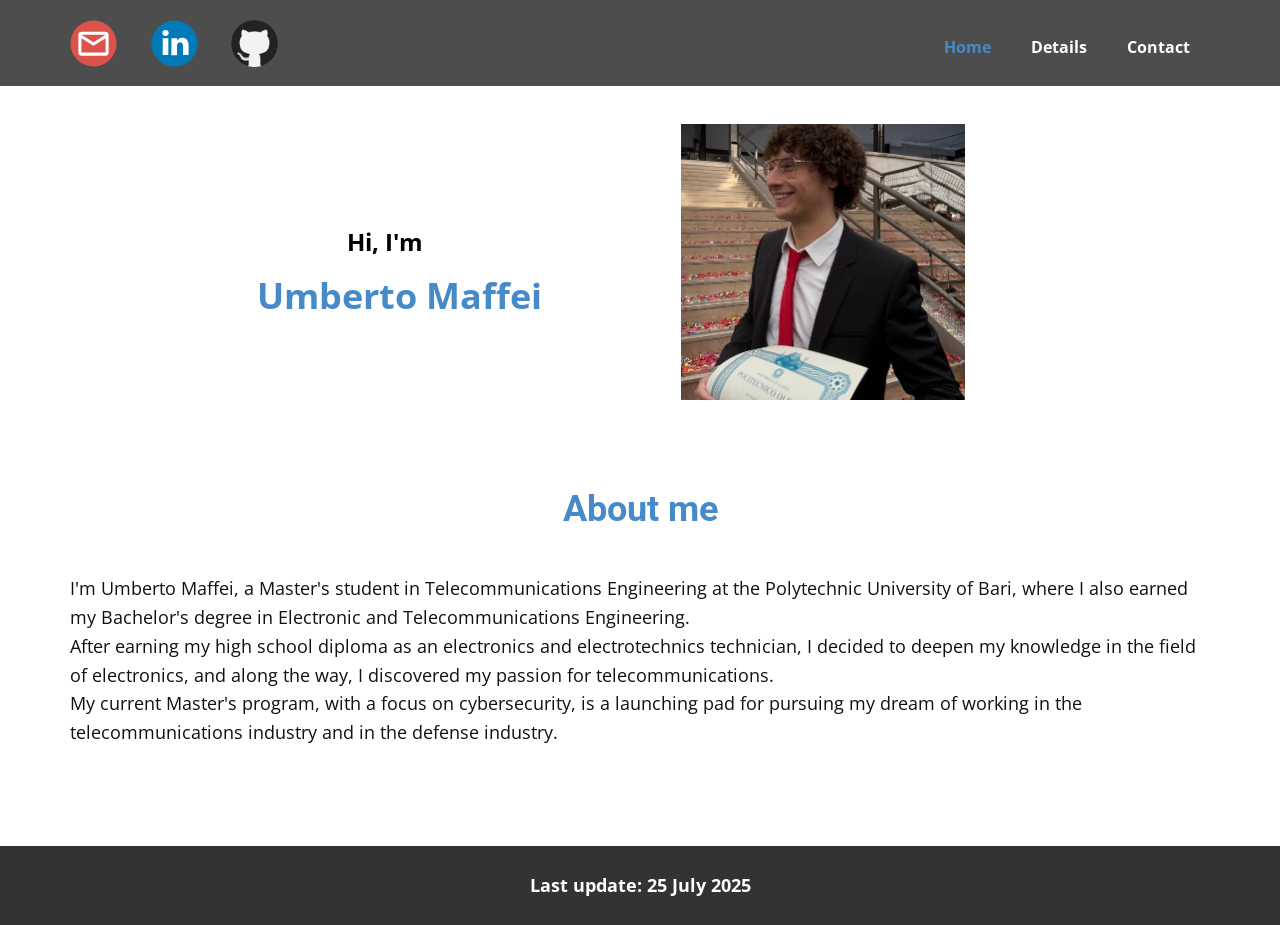
<file: index.html>
<!DOCTYPE html>
<html style="font-size: 16px;" lang="en"><head>
    <meta name="viewport" content="width=device-width, initial-scale=1.0">
    <meta charset="utf-8">
    <meta name="keywords" content="">
    <meta name="description" content="">
    <title>Home</title>
    <link rel="stylesheet" href="nicepage.css" media="screen">
<link rel="stylesheet" href="index.css" media="screen">
    <script class="u-script" type="text/javascript" src="jquery.js" defer=""></script>
    <script class="u-script" type="text/javascript" src="nicepage.js" defer=""></script>
    <meta name="generator" content="Nicepage 7.11.4, nicepage.com">
    
    
    
    
    <link id="u-theme-google-font" rel="stylesheet" href="https://fonts.googleapis.com/css?family=Roboto:100,100i,200,200i,300,300i,400,400i,500,500i,600,600i,700,700i,800,800i,900,900i|Open+Sans:300,300i,400,400i,500,500i,600,600i,700,700i,800,800i">
    <script type="application/ld+json">{
		"@context": "http://schema.org",
		"@type": "Organization",
		"name": "",
		"sameAs": [
				"mailto:umbertomaffei09@gmail.com",
				"www.linkedin.com/in/umberto-maffei-75b132216",
				"https://github.com/UmbertoMaffei"
		]
}</script>
    <meta name="theme-color" content="#478ac9">
    <meta property="og:title" content="Home">
    <meta property="og:type" content="website">
  <meta data-intl-tel-input-cdn-path="intlTelInput/"></head>
  <body data-home-page="Home.html" data-home-page-title="Home" data-path-to-root="./" data-include-products="false" class="u-body u-clearfix u-xl-mode" data-lang="en"><header class="u-clearfix u-grey-70 u-header" id="header" data-animation-name="" data-animation-duration="0" data-animation-delay="0" data-animation-direction=""><div class="u-clearfix u-sheet u-sheet-1">
        <div class="u-social-icons u-social-icons-1">
          <a class="u-social-url" target="_blank" data-type="Email" title="Email" href="mailto:umbertomaffei09@gmail.com"><span class="u-icon u-social-email u-social-icon u-icon-1"><svg class="u-svg-link" preserveAspectRatio="xMidYMin slice" viewBox="0 0 112 112" style=""><use xlink:href="#svg-fc38"></use></svg><svg class="u-svg-content" viewBox="0 0 112 112" x="0" y="0" id="svg-fc38"><circle fill="currentColor" cx="56.1" cy="56.1" r="55"></circle><path id="path3864" fill="#FFFFFF" d="M27.2,28h57.6c4,0,7.2,3.2,7.2,7.2l0,0v42.7c0,3.9-3.2,7.2-7.2,7.2l0,0H27.2
	c-4,0-7.2-3.2-7.2-7.2V35.2C20,31.1,23.2,28,27.2,28 M56,52.9l28.8-17.8H27.2L56,52.9 M27.2,77.7h57.6V43.5L56,61.3L27.2,43.5V77.7z
	"></path></svg></span>
          </a>
          <a class="u-social-url" target="_blank" data-type="LinkedIn" title="LinkedIn" href="www.linkedin.com/in/umberto-maffei-75b132216"><span class="u-icon u-social-icon u-social-linkedin u-icon-2"><svg class="u-svg-link" preserveAspectRatio="xMidYMin slice" viewBox="0 0 112 112" style=""><use xlink:href="#svg-020c"></use></svg><svg class="u-svg-content" viewBox="0 0 112 112" x="0" y="0" id="svg-020c"><circle fill="currentColor" cx="56.1" cy="56.1" r="55"></circle><path fill="#FFFFFF" d="M41.3,83.7H27.9V43.4h13.4V83.7z M34.6,37.9L34.6,37.9c-4.6,0-7.5-3.1-7.5-7c0-4,3-7,7.6-7s7.4,3,7.5,7
      C42.2,34.8,39.2,37.9,34.6,37.9z M89.6,83.7H76.2V62.2c0-5.4-1.9-9.1-6.8-9.1c-3.7,0-5.9,2.5-6.9,4.9c-0.4,0.9-0.4,2.1-0.4,3.3v22.5
      H48.7c0,0,0.2-36.5,0-40.3h13.4v5.7c1.8-2.7,5-6.7,12.1-6.7c8.8,0,15.4,5.8,15.4,18.1V83.7z"></path></svg></span>
          </a>
          <a class="u-social-url" target="_blank" data-type="Custom" title="Custom" href="https://github.com/UmbertoMaffei"><span class="u-file-icon u-icon u-social-custom u-social-icon u-icon-3"><img src="images/919847.png" alt=""></span>
          </a>
        </div>
        <nav data-position="" class="u-menu u-menu-one-level u-offcanvas u-menu-1" role="navigation">
          <div class="menu-collapse" style="font-size: 1rem; letter-spacing: 0px; font-weight: 700;">
            <a class="u-button-style u-custom-active-border-color u-custom-border u-custom-border-color u-custom-borders u-custom-hover-border-color u-custom-left-right-menu-spacing u-custom-padding-bottom u-custom-text-active-color u-custom-text-color u-custom-text-hover-color u-custom-top-bottom-menu-spacing u-hamburger-link u-nav-link u-hamburger-link-1" href="#" tabindex="-1" aria-label="Open menu" aria-controls="772d">
              <svg class="u-svg-link" viewBox="0 0 24 24"><use xlink:href="#menu-hamburger"></use></svg>
              <svg class="u-svg-content" version="1.1" id="menu-hamburger" viewBox="0 0 16 16" x="0px" y="0px" xmlns:xlink="http://www.w3.org/1999/xlink" xmlns="http://www.w3.org/2000/svg"><g><rect y="1" width="16" height="2"></rect><rect y="7" width="16" height="2"></rect><rect y="13" width="16" height="2"></rect>
</g></svg>
            </a>
          </div>
          <div class="u-custom-menu u-nav-container">
            <ul role="menubar" class="u-nav u-unstyled u-nav-1"><li role="none" class="u-nav-item"><a role="menuitem" class="u-button-style u-nav-link u-text-active-palette-1-base u-text-hover-palette-2-base" href="./" style="padding: 10px 20px;">Home</a>
</li><li role="none" class="u-nav-item"><a role="menuitem" class="u-button-style u-nav-link u-text-active-palette-1-base u-text-hover-palette-2-base" href="Details.html" style="padding: 10px 20px;">Details</a>
</li><li role="none" class="u-nav-item"><a role="menuitem" class="u-button-style u-nav-link u-text-active-palette-1-base u-text-hover-palette-2-base" href="Contact.html" style="padding: 10px 20px;">Contact</a>
</li></ul>
          </div>
          <div class="u-custom-menu u-nav-container-collapse" id="772d" role="region" aria-label="Menu panel">
            <div class="u-black u-container-style u-inner-container-layout u-opacity u-opacity-95 u-sidenav">
              <div class="u-inner-container-layout u-sidenav-overflow">
                <div class="u-menu-close" tabindex="-1" aria-label="Close menu"></div>
                <ul class="u-align-center u-nav u-popupmenu-items u-unstyled u-nav-2"><li class="u-nav-item"><a class="u-button-style u-nav-link" href="./">Home</a>
</li><li class="u-nav-item"><a class="u-button-style u-nav-link" href="Details.html">Details</a>
</li><li class="u-nav-item"><a class="u-button-style u-nav-link" href="Contact.html">Contact</a>
</li></ul>
              </div>
            </div>
            <div class="u-black u-menu-overlay u-opacity u-opacity-70"></div>
          </div>
        </nav>
      </div></header>
    <section class="u-clearfix u-section-1" id="block-1">
      <div class="u-clearfix u-sheet u-valign-middle-lg u-valign-middle-sm u-sheet-1">
        <img class="custom-expanded u-image u-image-default u-image-1" src="images/WhatsAppImage2025-07-25at11.03.33_8c0014f4.jpg" alt="" data-image-width="1139" data-image-height="1154">
        <p class="u-text u-text-palette-1-base u-text-1"><span style="font-weight: 400; font-size: 1.5rem;">&nbsp; &nbsp; &nbsp; &nbsp; &nbsp; &nbsp; &nbsp; &nbsp; &nbsp;&nbsp;<span style="font-weight: 700;" class="u-text-black">Hi, I'm</span></span>
          <br>&nbsp; Umberto Maffei 
        </p>
      </div>
    </section>
    <section class="u-clearfix u-section-2" id="block-2">
      <div class="u-clearfix u-sheet u-sheet-1">
        <h3 class="u-text u-text-default u-text-palette-1-base u-text-1">About me </h3>
        <p class="u-text u-text-default u-text-2">I'm Umberto Maffei, a Master's student in Telecommunications Engineering at the Polytechnic University of Bari, where I also earned my Bachelor's degree in Electronic and Telecommunications Engineering. <br>After earning my high school diploma as an electronics and electrotechnics technician, I decided to deepen my knowledge in the field of electronics, and along the way, I discovered my passion for telecommunications.&nbsp;<br>My current Master's program, with a focus on cybersecurity, is a launching pad for pursuing my dream of working in the telecommunications industry and in the defense&nbsp;industry. 
        </p>
      </div>
    </section>
    
    
    
    <footer class="u-align-center u-clearfix u-container-align-center u-footer u-grey-80 u-footer" id="footer"><div class="u-clearfix u-sheet u-valign-middle u-sheet-1">
        <p class="u-small-text u-text u-text-variant u-text-1">Last update: 25 July 2025 </p>
      </div></footer>
  
</body></html>
</file>
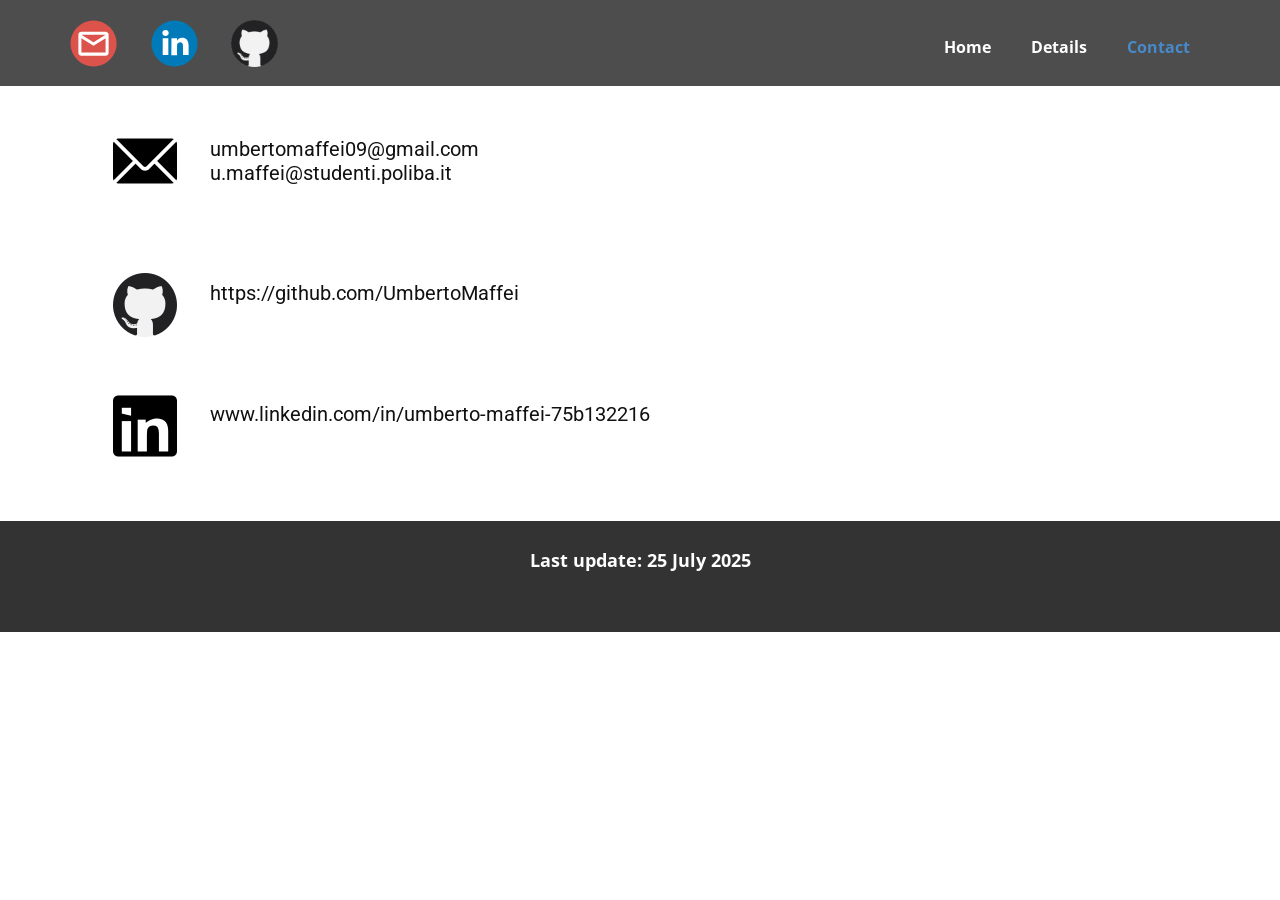
<file: Contact.html>
<!DOCTYPE html>
<html style="font-size: 16px;" lang="en"><head>
    <meta name="viewport" content="width=device-width, initial-scale=1.0">
    <meta charset="utf-8">
    <meta name="keywords" content="">
    <meta name="description" content="">
    <title>Contact</title>
    <link rel="stylesheet" href="nicepage.css" media="screen">
<link rel="stylesheet" href="Contact.css" media="screen">
    <script class="u-script" type="text/javascript" src="jquery.js" defer=""></script>
    <script class="u-script" type="text/javascript" src="nicepage.js" defer=""></script>
    <meta name="generator" content="Nicepage 7.11.4, nicepage.com">
    
    
    
    <link id="u-theme-google-font" rel="stylesheet" href="https://fonts.googleapis.com/css?family=Roboto:100,100i,200,200i,300,300i,400,400i,500,500i,600,600i,700,700i,800,800i,900,900i|Open+Sans:300,300i,400,400i,500,500i,600,600i,700,700i,800,800i">
    <script type="application/ld+json">{
		"@context": "http://schema.org",
		"@type": "Organization",
		"name": "",
		"sameAs": [
				"mailto:umbertomaffei09@gmail.com",
				"www.linkedin.com/in/umberto-maffei-75b132216",
				"https://github.com/UmbertoMaffei"
		]
}</script>
    <meta name="theme-color" content="#478ac9">
    <meta property="og:title" content="Contact">
    <meta property="og:type" content="website">
  <meta data-intl-tel-input-cdn-path="intlTelInput/"></head>
  <body data-path-to-root="./" data-include-products="false" class="u-body u-clearfix u-xl-mode" data-lang="en"><header class="u-clearfix u-grey-70 u-header" id="header" data-animation-name="" data-animation-duration="0" data-animation-delay="0" data-animation-direction=""><div class="u-clearfix u-sheet u-sheet-1">
        <div class="u-social-icons u-social-icons-1">
          <a class="u-social-url" target="_blank" data-type="Email" title="Email" href="mailto:umbertomaffei09@gmail.com"><span class="u-icon u-social-email u-social-icon u-icon-1"><svg class="u-svg-link" preserveAspectRatio="xMidYMin slice" viewBox="0 0 112 112" style=""><use xlink:href="#svg-fc38"></use></svg><svg class="u-svg-content" viewBox="0 0 112 112" x="0" y="0" id="svg-fc38"><circle fill="currentColor" cx="56.1" cy="56.1" r="55"></circle><path id="path3864" fill="#FFFFFF" d="M27.2,28h57.6c4,0,7.2,3.2,7.2,7.2l0,0v42.7c0,3.9-3.2,7.2-7.2,7.2l0,0H27.2
	c-4,0-7.2-3.2-7.2-7.2V35.2C20,31.1,23.2,28,27.2,28 M56,52.9l28.8-17.8H27.2L56,52.9 M27.2,77.7h57.6V43.5L56,61.3L27.2,43.5V77.7z
	"></path></svg></span>
          </a>
          <a class="u-social-url" target="_blank" data-type="LinkedIn" title="LinkedIn" href="www.linkedin.com/in/umberto-maffei-75b132216"><span class="u-icon u-social-icon u-social-linkedin u-icon-2"><svg class="u-svg-link" preserveAspectRatio="xMidYMin slice" viewBox="0 0 112 112" style=""><use xlink:href="#svg-020c"></use></svg><svg class="u-svg-content" viewBox="0 0 112 112" x="0" y="0" id="svg-020c"><circle fill="currentColor" cx="56.1" cy="56.1" r="55"></circle><path fill="#FFFFFF" d="M41.3,83.7H27.9V43.4h13.4V83.7z M34.6,37.9L34.6,37.9c-4.6,0-7.5-3.1-7.5-7c0-4,3-7,7.6-7s7.4,3,7.5,7
      C42.2,34.8,39.2,37.9,34.6,37.9z M89.6,83.7H76.2V62.2c0-5.4-1.9-9.1-6.8-9.1c-3.7,0-5.9,2.5-6.9,4.9c-0.4,0.9-0.4,2.1-0.4,3.3v22.5
      H48.7c0,0,0.2-36.5,0-40.3h13.4v5.7c1.8-2.7,5-6.7,12.1-6.7c8.8,0,15.4,5.8,15.4,18.1V83.7z"></path></svg></span>
          </a>
          <a class="u-social-url" target="_blank" data-type="Custom" title="Custom" href="https://github.com/UmbertoMaffei"><span class="u-file-icon u-icon u-social-custom u-social-icon u-icon-3"><img src="images/919847.png" alt=""></span>
          </a>
        </div>
        <nav data-position="" class="u-menu u-menu-one-level u-offcanvas u-menu-1" role="navigation">
          <div class="menu-collapse" style="font-size: 1rem; letter-spacing: 0px; font-weight: 700;">
            <a class="u-button-style u-custom-active-border-color u-custom-border u-custom-border-color u-custom-borders u-custom-hover-border-color u-custom-left-right-menu-spacing u-custom-padding-bottom u-custom-text-active-color u-custom-text-color u-custom-text-hover-color u-custom-top-bottom-menu-spacing u-hamburger-link u-nav-link u-hamburger-link-1" href="#" tabindex="-1" aria-label="Open menu" aria-controls="772d">
              <svg class="u-svg-link" viewBox="0 0 24 24"><use xlink:href="#menu-hamburger"></use></svg>
              <svg class="u-svg-content" version="1.1" id="menu-hamburger" viewBox="0 0 16 16" x="0px" y="0px" xmlns:xlink="http://www.w3.org/1999/xlink" xmlns="http://www.w3.org/2000/svg"><g><rect y="1" width="16" height="2"></rect><rect y="7" width="16" height="2"></rect><rect y="13" width="16" height="2"></rect>
</g></svg>
            </a>
          </div>
          <div class="u-custom-menu u-nav-container">
            <ul role="menubar" class="u-nav u-unstyled u-nav-1"><li role="none" class="u-nav-item"><a role="menuitem" class="u-button-style u-nav-link u-text-active-palette-1-base u-text-hover-palette-2-base" href="./" style="padding: 10px 20px;">Home</a>
</li><li role="none" class="u-nav-item"><a role="menuitem" class="u-button-style u-nav-link u-text-active-palette-1-base u-text-hover-palette-2-base" href="Details.html" style="padding: 10px 20px;">Details</a>
</li><li role="none" class="u-nav-item"><a role="menuitem" class="u-button-style u-nav-link u-text-active-palette-1-base u-text-hover-palette-2-base" href="Contact.html" style="padding: 10px 20px;">Contact</a>
</li></ul>
          </div>
          <div class="u-custom-menu u-nav-container-collapse" id="772d" role="region" aria-label="Menu panel">
            <div class="u-black u-container-style u-inner-container-layout u-opacity u-opacity-95 u-sidenav">
              <div class="u-inner-container-layout u-sidenav-overflow">
                <div class="u-menu-close" tabindex="-1" aria-label="Close menu"></div>
                <ul class="u-align-center u-nav u-popupmenu-items u-unstyled u-nav-2"><li class="u-nav-item"><a class="u-button-style u-nav-link" href="./">Home</a>
</li><li class="u-nav-item"><a class="u-button-style u-nav-link" href="Details.html">Details</a>
</li><li class="u-nav-item"><a class="u-button-style u-nav-link" href="Contact.html">Contact</a>
</li></ul>
              </div>
            </div>
            <div class="u-black u-menu-overlay u-opacity u-opacity-70"></div>
          </div>
        </nav>
      </div></header>
    <section class="u-clearfix u-section-1" id="block-1">
      <div class="u-clearfix u-sheet u-sheet-1">
        <div class="u-expanded-width u-list u-list-1">
          <div class="u-repeater u-repeater-1">
            <div class="u-container-style u-list-item u-repeater-item">
              <div class="u-container-layout u-similar-container u-valign-middle-lg u-valign-middle-md u-valign-middle-sm u-container-layout-1"><span class="u-file-icon u-icon u-icon-1"><img src="images/542689.png" alt=""></span>
                <h5 class="u-text u-text-default-lg u-text-default-md u-text-default-sm u-text-default-xl u-text-1">umbertomaffei09@gmail.com<br>u.maffei@studenti.poliba.it 
                </h5>
              </div>
            </div>
            <div class="u-container-style u-list-item u-repeater-item">
              <div class="u-container-layout u-similar-container u-valign-middle-lg u-valign-middle-md u-valign-middle-sm u-container-layout-2"><span class="u-file-icon u-icon u-icon-2"><img src="images/919847.png" alt=""></span>
                <h5 class="u-text u-text-default-lg u-text-default-md u-text-default-sm u-text-default-xl u-text-2"> https://github.com/UmbertoMaffei</h5>
              </div>
            </div>
            <div class="u-container-style u-list-item u-repeater-item">
              <div class="u-container-layout u-similar-container u-valign-middle-lg u-valign-middle-md u-valign-middle-sm u-container-layout-3"><span class="u-file-icon u-icon u-icon-3"><img src="images/618.png" alt=""></span>
                <h5 class="u-text u-text-default-lg u-text-default-md u-text-default-sm u-text-default-xl u-text-3"> www.linkedin.com/in/umberto-maffei-75b132216</h5>
              </div>
            </div>
          </div>
        </div>
      </div>
    </section>
    
    
    
    <footer class="u-align-center u-clearfix u-container-align-center u-footer u-grey-80 u-footer" id="footer"><div class="u-clearfix u-sheet u-valign-middle u-sheet-1">
        <p class="u-small-text u-text u-text-variant u-text-1">Last update: 25 July 2025 </p>
      </div></footer>
    <section class="u-backlink u-clearfix u-grey-80"></section>
  
</body></html>
</file>
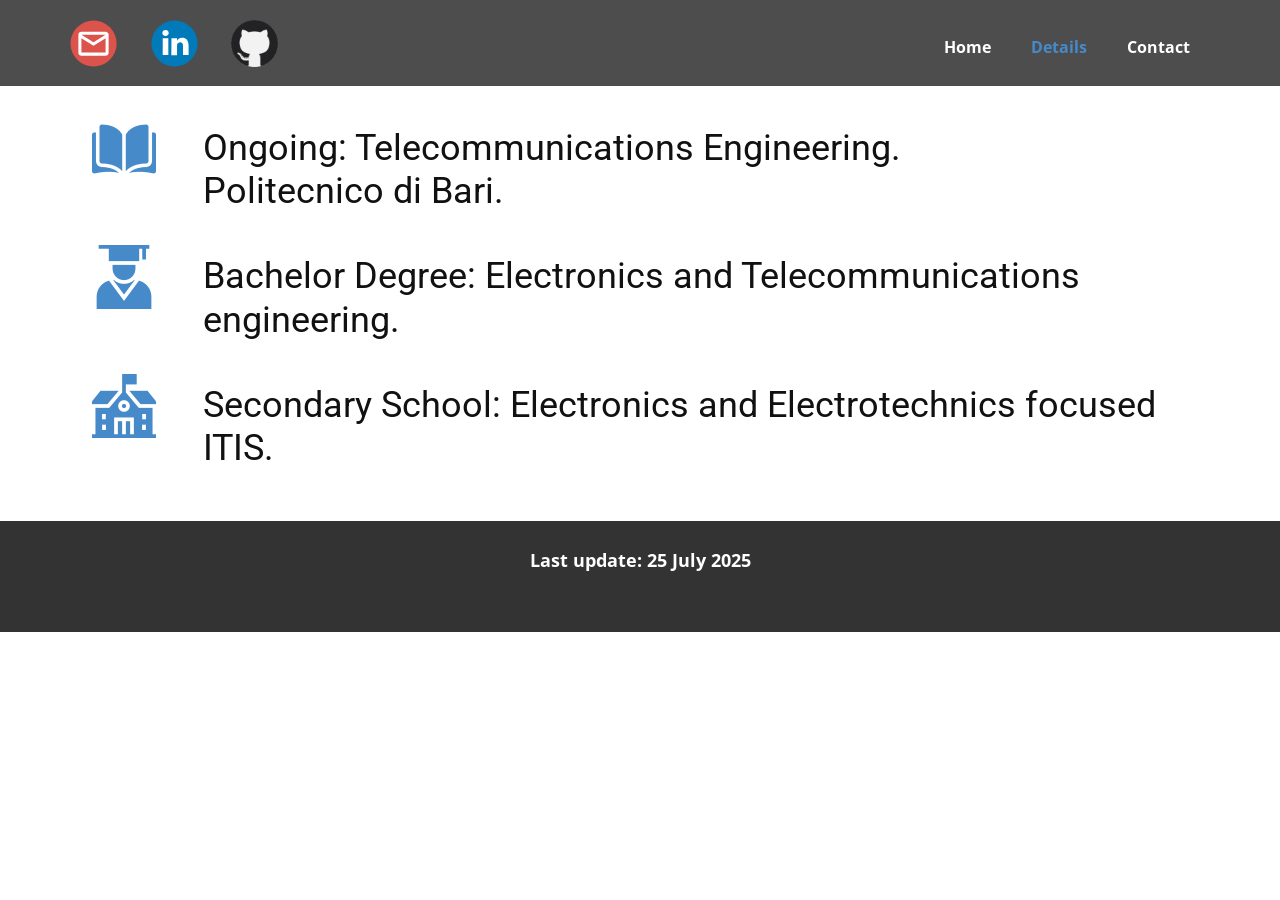
<file: Details.html>
<!DOCTYPE html>
<html style="font-size: 16px;" lang="en"><head>
    <meta name="viewport" content="width=device-width, initial-scale=1.0">
    <meta charset="utf-8">
    <meta name="keywords" content="">
    <meta name="description" content="">
    <title>Details</title>
    <link rel="stylesheet" href="nicepage.css" media="screen">
<link rel="stylesheet" href="Details.css" media="screen">
    <script class="u-script" type="text/javascript" src="jquery.js" defer=""></script>
    <script class="u-script" type="text/javascript" src="nicepage.js" defer=""></script>
    <meta name="generator" content="Nicepage 7.11.4, nicepage.com">
    
    
    
    <link id="u-theme-google-font" rel="stylesheet" href="https://fonts.googleapis.com/css?family=Roboto:100,100i,200,200i,300,300i,400,400i,500,500i,600,600i,700,700i,800,800i,900,900i|Open+Sans:300,300i,400,400i,500,500i,600,600i,700,700i,800,800i">
    <script type="application/ld+json">{
		"@context": "http://schema.org",
		"@type": "Organization",
		"name": "",
		"sameAs": [
				"mailto:umbertomaffei09@gmail.com",
				"www.linkedin.com/in/umberto-maffei-75b132216",
				"https://github.com/UmbertoMaffei"
		]
}</script>
    <meta name="theme-color" content="#478ac9">
    <meta property="og:title" content="Details">
    <meta property="og:type" content="website">
  <meta data-intl-tel-input-cdn-path="intlTelInput/"></head>
  <body data-path-to-root="./" data-include-products="false" class="u-body u-clearfix u-xl-mode" data-lang="en"><header class="u-clearfix u-grey-70 u-header" id="header" data-animation-name="" data-animation-duration="0" data-animation-delay="0" data-animation-direction=""><div class="u-clearfix u-sheet u-sheet-1">
        <div class="u-social-icons u-social-icons-1">
          <a class="u-social-url" target="_blank" data-type="Email" title="Email" href="mailto:umbertomaffei09@gmail.com"><span class="u-icon u-social-email u-social-icon u-icon-1"><svg class="u-svg-link" preserveAspectRatio="xMidYMin slice" viewBox="0 0 112 112" style=""><use xlink:href="#svg-fc38"></use></svg><svg class="u-svg-content" viewBox="0 0 112 112" x="0" y="0" id="svg-fc38"><circle fill="currentColor" cx="56.1" cy="56.1" r="55"></circle><path id="path3864" fill="#FFFFFF" d="M27.2,28h57.6c4,0,7.2,3.2,7.2,7.2l0,0v42.7c0,3.9-3.2,7.2-7.2,7.2l0,0H27.2
	c-4,0-7.2-3.2-7.2-7.2V35.2C20,31.1,23.2,28,27.2,28 M56,52.9l28.8-17.8H27.2L56,52.9 M27.2,77.7h57.6V43.5L56,61.3L27.2,43.5V77.7z
	"></path></svg></span>
          </a>
          <a class="u-social-url" target="_blank" data-type="LinkedIn" title="LinkedIn" href="www.linkedin.com/in/umberto-maffei-75b132216"><span class="u-icon u-social-icon u-social-linkedin u-icon-2"><svg class="u-svg-link" preserveAspectRatio="xMidYMin slice" viewBox="0 0 112 112" style=""><use xlink:href="#svg-020c"></use></svg><svg class="u-svg-content" viewBox="0 0 112 112" x="0" y="0" id="svg-020c"><circle fill="currentColor" cx="56.1" cy="56.1" r="55"></circle><path fill="#FFFFFF" d="M41.3,83.7H27.9V43.4h13.4V83.7z M34.6,37.9L34.6,37.9c-4.6,0-7.5-3.1-7.5-7c0-4,3-7,7.6-7s7.4,3,7.5,7
      C42.2,34.8,39.2,37.9,34.6,37.9z M89.6,83.7H76.2V62.2c0-5.4-1.9-9.1-6.8-9.1c-3.7,0-5.9,2.5-6.9,4.9c-0.4,0.9-0.4,2.1-0.4,3.3v22.5
      H48.7c0,0,0.2-36.5,0-40.3h13.4v5.7c1.8-2.7,5-6.7,12.1-6.7c8.8,0,15.4,5.8,15.4,18.1V83.7z"></path></svg></span>
          </a>
          <a class="u-social-url" target="_blank" data-type="Custom" title="Custom" href="https://github.com/UmbertoMaffei"><span class="u-file-icon u-icon u-social-custom u-social-icon u-icon-3"><img src="images/919847.png" alt=""></span>
          </a>
        </div>
        <nav data-position="" class="u-menu u-menu-one-level u-offcanvas u-menu-1" role="navigation">
          <div class="menu-collapse" style="font-size: 1rem; letter-spacing: 0px; font-weight: 700;">
            <a class="u-button-style u-custom-active-border-color u-custom-border u-custom-border-color u-custom-borders u-custom-hover-border-color u-custom-left-right-menu-spacing u-custom-padding-bottom u-custom-text-active-color u-custom-text-color u-custom-text-hover-color u-custom-top-bottom-menu-spacing u-hamburger-link u-nav-link u-hamburger-link-1" href="#" tabindex="-1" aria-label="Open menu" aria-controls="772d">
              <svg class="u-svg-link" viewBox="0 0 24 24"><use xlink:href="#menu-hamburger"></use></svg>
              <svg class="u-svg-content" version="1.1" id="menu-hamburger" viewBox="0 0 16 16" x="0px" y="0px" xmlns:xlink="http://www.w3.org/1999/xlink" xmlns="http://www.w3.org/2000/svg"><g><rect y="1" width="16" height="2"></rect><rect y="7" width="16" height="2"></rect><rect y="13" width="16" height="2"></rect>
</g></svg>
            </a>
          </div>
          <div class="u-custom-menu u-nav-container">
            <ul role="menubar" class="u-nav u-unstyled u-nav-1"><li role="none" class="u-nav-item"><a role="menuitem" class="u-button-style u-nav-link u-text-active-palette-1-base u-text-hover-palette-2-base" href="./" style="padding: 10px 20px;">Home</a>
</li><li role="none" class="u-nav-item"><a role="menuitem" class="u-button-style u-nav-link u-text-active-palette-1-base u-text-hover-palette-2-base" href="Details.html" style="padding: 10px 20px;">Details</a>
</li><li role="none" class="u-nav-item"><a role="menuitem" class="u-button-style u-nav-link u-text-active-palette-1-base u-text-hover-palette-2-base" href="Contact.html" style="padding: 10px 20px;">Contact</a>
</li></ul>
          </div>
          <div class="u-custom-menu u-nav-container-collapse" id="772d" role="region" aria-label="Menu panel">
            <div class="u-black u-container-style u-inner-container-layout u-opacity u-opacity-95 u-sidenav">
              <div class="u-inner-container-layout u-sidenav-overflow">
                <div class="u-menu-close" tabindex="-1" aria-label="Close menu"></div>
                <ul class="u-align-center u-nav u-popupmenu-items u-unstyled u-nav-2"><li class="u-nav-item"><a class="u-button-style u-nav-link" href="./">Home</a>
</li><li class="u-nav-item"><a class="u-button-style u-nav-link" href="Details.html">Details</a>
</li><li class="u-nav-item"><a class="u-button-style u-nav-link" href="Contact.html">Contact</a>
</li></ul>
              </div>
            </div>
            <div class="u-black u-menu-overlay u-opacity u-opacity-70"></div>
          </div>
        </nav>
      </div></header>
    <section class="u-clearfix u-section-1" id="block-1">
      <div class="u-clearfix u-sheet u-valign-top-lg u-valign-top-md u-valign-top-sm u-valign-top-xs u-sheet-1">
        <div class="u-expanded-width u-list u-list-1">
          <div class="u-repeater u-repeater-1">
            <div class="u-container-style u-list-item u-repeater-item">
              <div class="u-container-layout u-similar-container u-valign-bottom-lg u-valign-bottom-md u-valign-bottom-sm u-valign-bottom-xs u-container-layout-1"><span class="u-file-icon u-icon u-text-palette-1-base u-icon-1"><img src="images/171322-aeabcbfe.png" alt=""></span>
                <h3 class="u-text u-text-default u-text-1">Ongoing: Telecommunications Engineering.<br>Politecnico di Bari. 
                </h3>
              </div>
            </div>
            <div class="u-container-style u-list-item u-repeater-item">
              <div class="u-container-layout u-similar-container u-valign-bottom-lg u-valign-bottom-md u-valign-bottom-sm u-valign-bottom-xs u-container-layout-2"><span class="u-file-icon u-icon u-text-palette-1-base u-icon-2"><img src="images/1142988-7af3670f.png" alt=""></span>
                <h3 class="u-text u-text-default u-text-2">Bachelor Degree: Electronics and Telecommunications engineering. </h3>
              </div>
            </div>
            <div class="u-container-style u-list-item u-repeater-item">
              <div class="u-container-layout u-similar-container u-valign-bottom-lg u-valign-bottom-md u-valign-bottom-sm u-valign-bottom-xs u-container-layout-3"><span class="u-file-icon u-icon u-text-palette-1-base u-icon-3"><img src="images/1026971-74e5fc82.png" alt=""></span>
                <h3 class="u-text u-text-default u-text-3">Secondary School: Electronics and Electrotechnics focused ITIS. </h3>
              </div>
            </div>
          </div>
        </div>
      </div>
    </section>
    
    
    
    <footer class="u-align-center u-clearfix u-container-align-center u-footer u-grey-80 u-footer" id="footer"><div class="u-clearfix u-sheet u-valign-middle u-sheet-1">
        <p class="u-small-text u-text u-text-variant u-text-1">Last update: 25 July 2025 </p>
      </div></footer>
    <section class="u-backlink u-clearfix u-grey-80"></section>
  
</body></html>
</file>
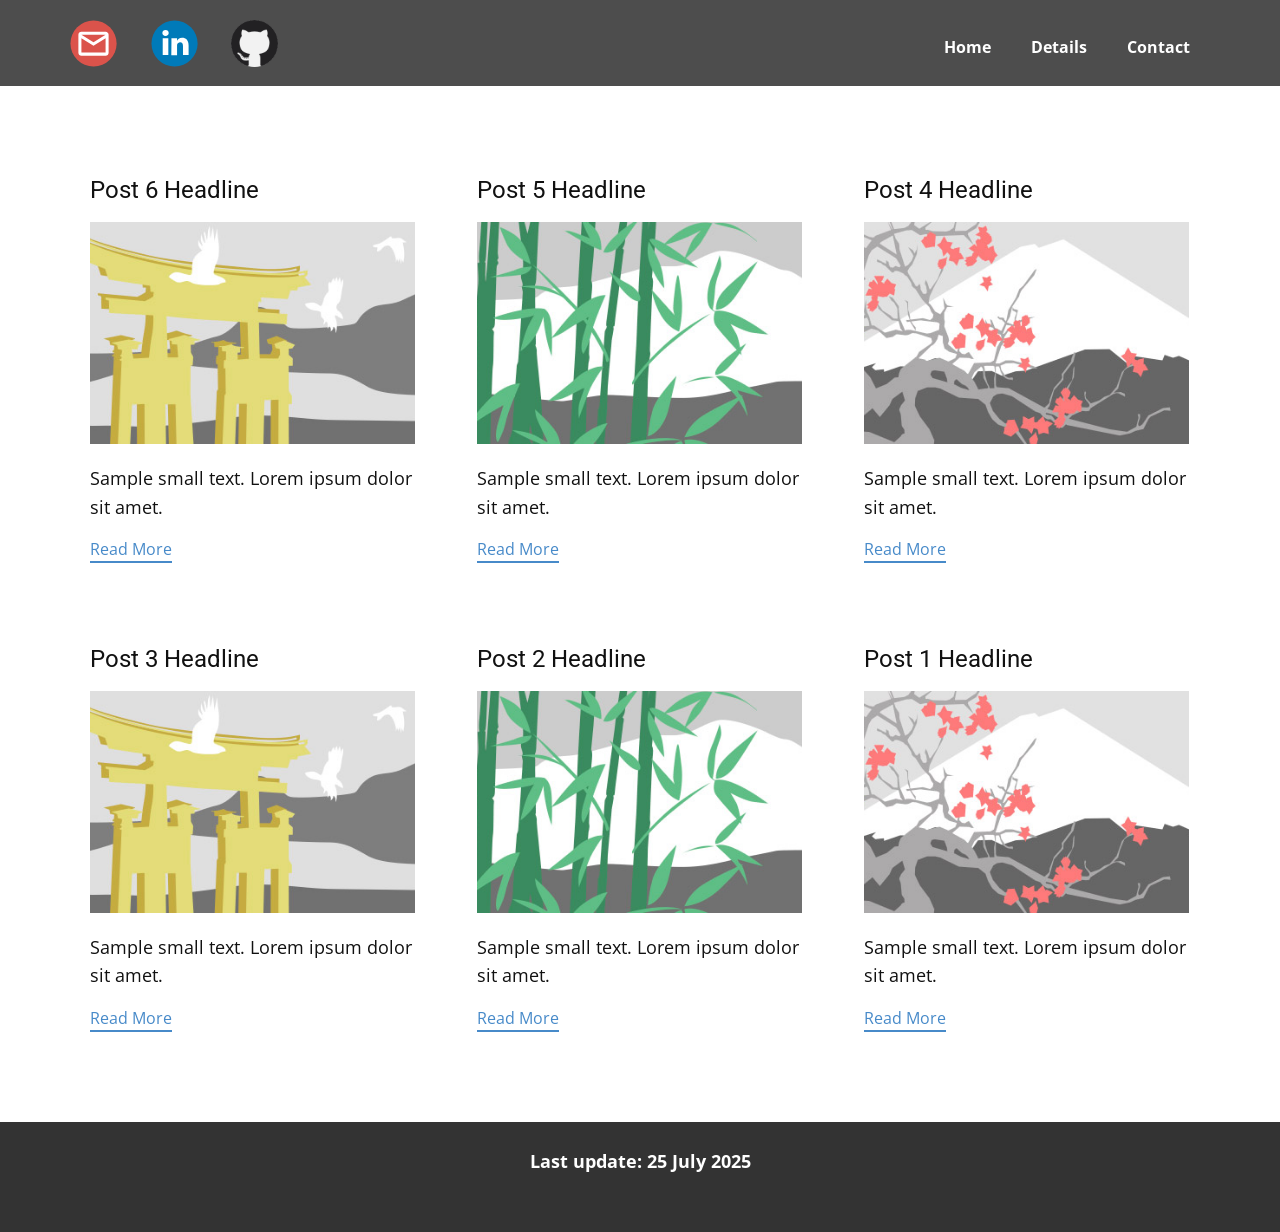
<file: blog/blog.html>
<!DOCTYPE html>
<html style="font-size: 16px;" lang="en"><head>
    <meta name="viewport" content="width=device-width, initial-scale=1.0">
    <meta charset="utf-8">
    <meta name="keywords" content="">
    <meta name="description" content="">
    <title>Blog</title>
    <link rel="stylesheet" href="../nicepage.css" media="screen">
<link rel="stylesheet" href="../Blog-Template.css" media="screen">
    <script class="u-script" type="text/javascript" src="../jquery.js" defer=""></script>
    <script class="u-script" type="text/javascript" src="../nicepage.js" defer=""></script>
    <meta name="generator" content="Nicepage 7.11.4, nicepage.com">
    
    
    
    <link id="u-theme-google-font" rel="stylesheet" href="https://fonts.googleapis.com/css?family=Roboto:100,100i,200,200i,300,300i,400,400i,500,500i,600,600i,700,700i,800,800i,900,900i|Open+Sans:300,300i,400,400i,500,500i,600,600i,700,700i,800,800i">
    <script type="application/ld+json">{
		"@context": "http://schema.org",
		"@type": "Organization",
		"name": "",
		"sameAs": [
				"mailto:umbertomaffei09@gmail.com",
				"www.linkedin.com/in/umberto-maffei-75b132216",
				"https://github.com/UmbertoMaffei"
		]
}</script>
    <meta name="theme-color" content="#478ac9">
  <meta data-intl-tel-input-cdn-path="intlTelInput/"></head>
  <body data-path-to-root="../" data-include-products="false" class="u-body u-xl-mode" data-lang="en"><header class="u-clearfix u-grey-70 u-header" id="header" data-animation-name="" data-animation-duration="0" data-animation-delay="0" data-animation-direction=""><div class="u-clearfix u-sheet u-sheet-1">
        <div class="u-social-icons u-social-icons-1">
          <a class="u-social-url" target="_blank" data-type="Email" title="Email" href="mailto:umbertomaffei09@gmail.com"><span class="u-icon u-social-email u-social-icon u-icon-1"><svg class="u-svg-link" preserveAspectRatio="xMidYMin slice" viewBox="0 0 112 112" style=""><use xlink:href="#svg-fc38"></use></svg><svg class="u-svg-content" viewBox="0 0 112 112" x="0" y="0" id="svg-fc38"><circle fill="currentColor" cx="56.1" cy="56.1" r="55"></circle><path id="path3864" fill="#FFFFFF" d="M27.2,28h57.6c4,0,7.2,3.2,7.2,7.2l0,0v42.7c0,3.9-3.2,7.2-7.2,7.2l0,0H27.2
	c-4,0-7.2-3.2-7.2-7.2V35.2C20,31.1,23.2,28,27.2,28 M56,52.9l28.8-17.8H27.2L56,52.9 M27.2,77.7h57.6V43.5L56,61.3L27.2,43.5V77.7z
	"></path></svg></span>
          </a>
          <a class="u-social-url" target="_blank" data-type="LinkedIn" title="LinkedIn" href="../www.linkedin.com/in/umberto-maffei-75b132216"><span class="u-icon u-social-icon u-social-linkedin u-icon-2"><svg class="u-svg-link" preserveAspectRatio="xMidYMin slice" viewBox="0 0 112 112" style=""><use xlink:href="#svg-020c"></use></svg><svg class="u-svg-content" viewBox="0 0 112 112" x="0" y="0" id="svg-020c"><circle fill="currentColor" cx="56.1" cy="56.1" r="55"></circle><path fill="#FFFFFF" d="M41.3,83.7H27.9V43.4h13.4V83.7z M34.6,37.9L34.6,37.9c-4.6,0-7.5-3.1-7.5-7c0-4,3-7,7.6-7s7.4,3,7.5,7
      C42.2,34.8,39.2,37.9,34.6,37.9z M89.6,83.7H76.2V62.2c0-5.4-1.9-9.1-6.8-9.1c-3.7,0-5.9,2.5-6.9,4.9c-0.4,0.9-0.4,2.1-0.4,3.3v22.5
      H48.7c0,0,0.2-36.5,0-40.3h13.4v5.7c1.8-2.7,5-6.7,12.1-6.7c8.8,0,15.4,5.8,15.4,18.1V83.7z"></path></svg></span>
          </a>
          <a class="u-social-url" target="_blank" data-type="Custom" title="Custom" href="https://github.com/UmbertoMaffei"><span class="u-file-icon u-icon u-social-custom u-social-icon u-icon-3"><img src="../images/919847.png" alt=""></span>
          </a>
        </div>
        <nav data-position="" class="u-menu u-menu-one-level u-offcanvas u-menu-1" role="navigation">
          <div class="menu-collapse" style="font-size: 1rem; letter-spacing: 0px; font-weight: 700;">
            <a class="u-button-style u-custom-active-border-color u-custom-border u-custom-border-color u-custom-borders u-custom-hover-border-color u-custom-left-right-menu-spacing u-custom-padding-bottom u-custom-text-active-color u-custom-text-color u-custom-text-hover-color u-custom-top-bottom-menu-spacing u-hamburger-link u-nav-link u-hamburger-link-1" href="#" tabindex="-1" aria-label="Open menu" aria-controls="772d">
              <svg class="u-svg-link" viewBox="0 0 24 24"><use xlink:href="#menu-hamburger"></use></svg>
              <svg class="u-svg-content" version="1.1" id="menu-hamburger" viewBox="0 0 16 16" x="0px" y="0px" xmlns:xlink="http://www.w3.org/1999/xlink" xmlns="http://www.w3.org/2000/svg"><g><rect y="1" width="16" height="2"></rect><rect y="7" width="16" height="2"></rect><rect y="13" width="16" height="2"></rect>
</g></svg>
            </a>
          </div>
          <div class="u-custom-menu u-nav-container">
            <ul role="menubar" class="u-nav u-unstyled u-nav-1"><li role="none" class="u-nav-item"><a role="menuitem" class="u-button-style u-nav-link u-text-active-palette-1-base u-text-hover-palette-2-base" href="../" style="padding: 10px 20px;">Home</a>
</li><li role="none" class="u-nav-item"><a role="menuitem" class="u-button-style u-nav-link u-text-active-palette-1-base u-text-hover-palette-2-base" href="../Details.html" style="padding: 10px 20px;">Details</a>
</li><li role="none" class="u-nav-item"><a role="menuitem" class="u-button-style u-nav-link u-text-active-palette-1-base u-text-hover-palette-2-base" href="../Contact.html" style="padding: 10px 20px;">Contact</a>
</li></ul>
          </div>
          <div class="u-custom-menu u-nav-container-collapse" id="772d" role="region" aria-label="Menu panel">
            <div class="u-black u-container-style u-inner-container-layout u-opacity u-opacity-95 u-sidenav">
              <div class="u-inner-container-layout u-sidenav-overflow">
                <div class="u-menu-close" tabindex="-1" aria-label="Close menu"></div>
                <ul class="u-align-center u-nav u-popupmenu-items u-unstyled u-nav-2"><li class="u-nav-item"><a class="u-button-style u-nav-link" href="../">Home</a>
</li><li class="u-nav-item"><a class="u-button-style u-nav-link" href="../Details.html">Details</a>
</li><li class="u-nav-item"><a class="u-button-style u-nav-link" href="../Contact.html">Contact</a>
</li></ul>
              </div>
            </div>
            <div class="u-black u-menu-overlay u-opacity u-opacity-70"></div>
          </div>
        </nav>
      </div></header>
    <section class="u-clearfix u-section-1" id="block-1">
      <div class="u-clearfix u-sheet u-valign-middle u-sheet-1"><!--blog--><!--blog_options_json--><!--{"type":"Recent","source":"","tags":"","count":""}--><!--/blog_options_json-->
        <div class="u-blog u-expanded-width u-repeater u-repeater-1" data-blog-id="blog-1"><!--blog_post-->
          <div class="u-blog-post u-container-style u-repeater-item u-white u-repeater-item-1">
            <div class="u-container-layout u-similar-container u-valign-top u-container-layout-1"><!--blog_post_header-->
              <h4 class="u-blog-control u-text u-text-1">
                <a class="u-post-header-link" href="../blog/post-5.html">Post 6 Headline</a>
              </h4><!--/blog_post_header--><!--blog_post_image-->
              <img alt="" class="u-blog-control u-expanded-width u-image u-image-default u-image-1" src="../images/8ad73f3c.jpeg" data-href="../blog/post-5.html"><!--/blog_post_image--><!--blog_post_content-->
              <div class="u-blog-control u-post-content u-text u-text-2 fr-view">Sample small text. Lorem ipsum dolor sit amet.</div><!--/blog_post_content--><!--blog_post_readmore-->
              <a href="../blog/post-5.html" class="u-blog-control u-border-2 u-border-palette-1-base u-btn u-btn-rectangle u-button-style u-none u-btn-1"><!--blog_post_readmore_content--><!--options_json--><!--{"content":"","defaultValue":"Read More"}--><!--/options_json-->Read More<!--/blog_post_readmore_content--></a><!--/blog_post_readmore-->
            </div>
          </div><div class="u-blog-post u-container-style u-repeater-item u-video-cover u-white">
            <div class="u-container-layout u-similar-container u-valign-top u-container-layout-2"><!--blog_post_header-->
              <h4 class="u-blog-control u-text u-text-3">
                <a class="u-post-header-link" href="../blog/post-4.html">Post 5 Headline</a>
              </h4><!--/blog_post_header--><!--blog_post_image-->
              <img alt="" class="u-blog-control u-expanded-width u-image u-image-default u-image-2" src="../images/68f64b9d.jpeg" data-href="../blog/post-4.html"><!--/blog_post_image--><!--blog_post_content-->
              <div class="u-blog-control u-post-content u-text u-text-4 fr-view">Sample small text. Lorem ipsum dolor sit amet.</div><!--/blog_post_content--><!--blog_post_readmore-->
              <a href="../blog/post-4.html" class="u-blog-control u-border-2 u-border-palette-1-base u-btn u-btn-rectangle u-button-style u-none u-btn-2"><!--blog_post_readmore_content--><!--options_json--><!--{"content":"","defaultValue":"Read More"}--><!--/options_json-->Read More<!--/blog_post_readmore_content--></a><!--/blog_post_readmore-->
            </div>
          </div><div class="u-blog-post u-container-style u-repeater-item u-video-cover u-white">
            <div class="u-container-layout u-similar-container u-valign-top u-container-layout-3"><!--blog_post_header-->
              <h4 class="u-blog-control u-text u-text-5">
                <a class="u-post-header-link" href="../blog/post-3.html">Post 4 Headline</a>
              </h4><!--/blog_post_header--><!--blog_post_image-->
              <img alt="" class="u-blog-control u-expanded-width u-image u-image-default u-image-3" src="../images/0fd3416c.jpeg" data-href="../blog/post-3.html"><!--/blog_post_image--><!--blog_post_content-->
              <div class="u-blog-control u-post-content u-text u-text-6 fr-view">Sample small text. Lorem ipsum dolor sit amet.</div><!--/blog_post_content--><!--blog_post_readmore-->
              <a href="../blog/post-3.html" class="u-blog-control u-border-2 u-border-palette-1-base u-btn u-btn-rectangle u-button-style u-none u-btn-3"><!--blog_post_readmore_content--><!--options_json--><!--{"content":"","defaultValue":"Read More"}--><!--/options_json-->Read More<!--/blog_post_readmore_content--></a><!--/blog_post_readmore-->
            </div>
          </div><div class="u-blog-post u-container-style u-repeater-item u-white u-repeater-item-1">
            <div class="u-container-layout u-similar-container u-valign-top u-container-layout-1"><!--blog_post_header-->
              <h4 class="u-blog-control u-text u-text-1">
                <a class="u-post-header-link" href="../blog/post-2.html">Post 3 Headline</a>
              </h4><!--/blog_post_header--><!--blog_post_image-->
              <img alt="" class="u-blog-control u-expanded-width u-image u-image-default u-image-1" src="../images/8ad73f3c.jpeg" data-href="../blog/post-2.html"><!--/blog_post_image--><!--blog_post_content-->
              <div class="u-blog-control u-post-content u-text u-text-2 fr-view">Sample small text. Lorem ipsum dolor sit amet.</div><!--/blog_post_content--><!--blog_post_readmore-->
              <a href="../blog/post-2.html" class="u-blog-control u-border-2 u-border-palette-1-base u-btn u-btn-rectangle u-button-style u-none u-btn-1"><!--blog_post_readmore_content--><!--options_json--><!--{"content":"","defaultValue":"Read More"}--><!--/options_json-->Read More<!--/blog_post_readmore_content--></a><!--/blog_post_readmore-->
            </div>
          </div><div class="u-blog-post u-container-style u-repeater-item u-video-cover u-white">
            <div class="u-container-layout u-similar-container u-valign-top u-container-layout-2"><!--blog_post_header-->
              <h4 class="u-blog-control u-text u-text-3">
                <a class="u-post-header-link" href="../blog/post-1.html">Post 2 Headline</a>
              </h4><!--/blog_post_header--><!--blog_post_image-->
              <img alt="" class="u-blog-control u-expanded-width u-image u-image-default u-image-2" src="../images/68f64b9d.jpeg" data-href="../blog/post-1.html"><!--/blog_post_image--><!--blog_post_content-->
              <div class="u-blog-control u-post-content u-text u-text-4 fr-view">Sample small text. Lorem ipsum dolor sit amet.</div><!--/blog_post_content--><!--blog_post_readmore-->
              <a href="../blog/post-1.html" class="u-blog-control u-border-2 u-border-palette-1-base u-btn u-btn-rectangle u-button-style u-none u-btn-2"><!--blog_post_readmore_content--><!--options_json--><!--{"content":"","defaultValue":"Read More"}--><!--/options_json-->Read More<!--/blog_post_readmore_content--></a><!--/blog_post_readmore-->
            </div>
          </div><div class="u-blog-post u-container-style u-repeater-item u-video-cover u-white">
            <div class="u-container-layout u-similar-container u-valign-top u-container-layout-3"><!--blog_post_header-->
              <h4 class="u-blog-control u-text u-text-5">
                <a class="u-post-header-link" href="../blog/post.html">Post 1 Headline</a>
              </h4><!--/blog_post_header--><!--blog_post_image-->
              <img alt="" class="u-blog-control u-expanded-width u-image u-image-default u-image-3" src="../images/0fd3416c.jpeg" data-href="../blog/post.html"><!--/blog_post_image--><!--blog_post_content-->
              <div class="u-blog-control u-post-content u-text u-text-6 fr-view">Sample small text. Lorem ipsum dolor sit amet.</div><!--/blog_post_content--><!--blog_post_readmore-->
              <a href="../blog/post.html" class="u-blog-control u-border-2 u-border-palette-1-base u-btn u-btn-rectangle u-button-style u-none u-btn-3"><!--blog_post_readmore_content--><!--options_json--><!--{"content":"","defaultValue":"Read More"}--><!--/options_json-->Read More<!--/blog_post_readmore_content--></a><!--/blog_post_readmore-->
            </div>
          </div><!--/blog_post--><!--blog_post-->
          <!--/blog_post--><!--blog_post-->
          <!--/blog_post-->
        </div><!--/blog-->
      </div>
    </section>
    
    
    
    <footer class="u-align-center u-clearfix u-container-align-center u-footer u-grey-80 u-footer" id="footer"><div class="u-clearfix u-sheet u-valign-middle u-sheet-1">
        <p class="u-small-text u-text u-text-variant u-text-1">Last update: 25 July 2025 </p>
      </div></footer>
    <section class="u-backlink u-clearfix u-grey-80"></section>
  
</body></html>
</file>
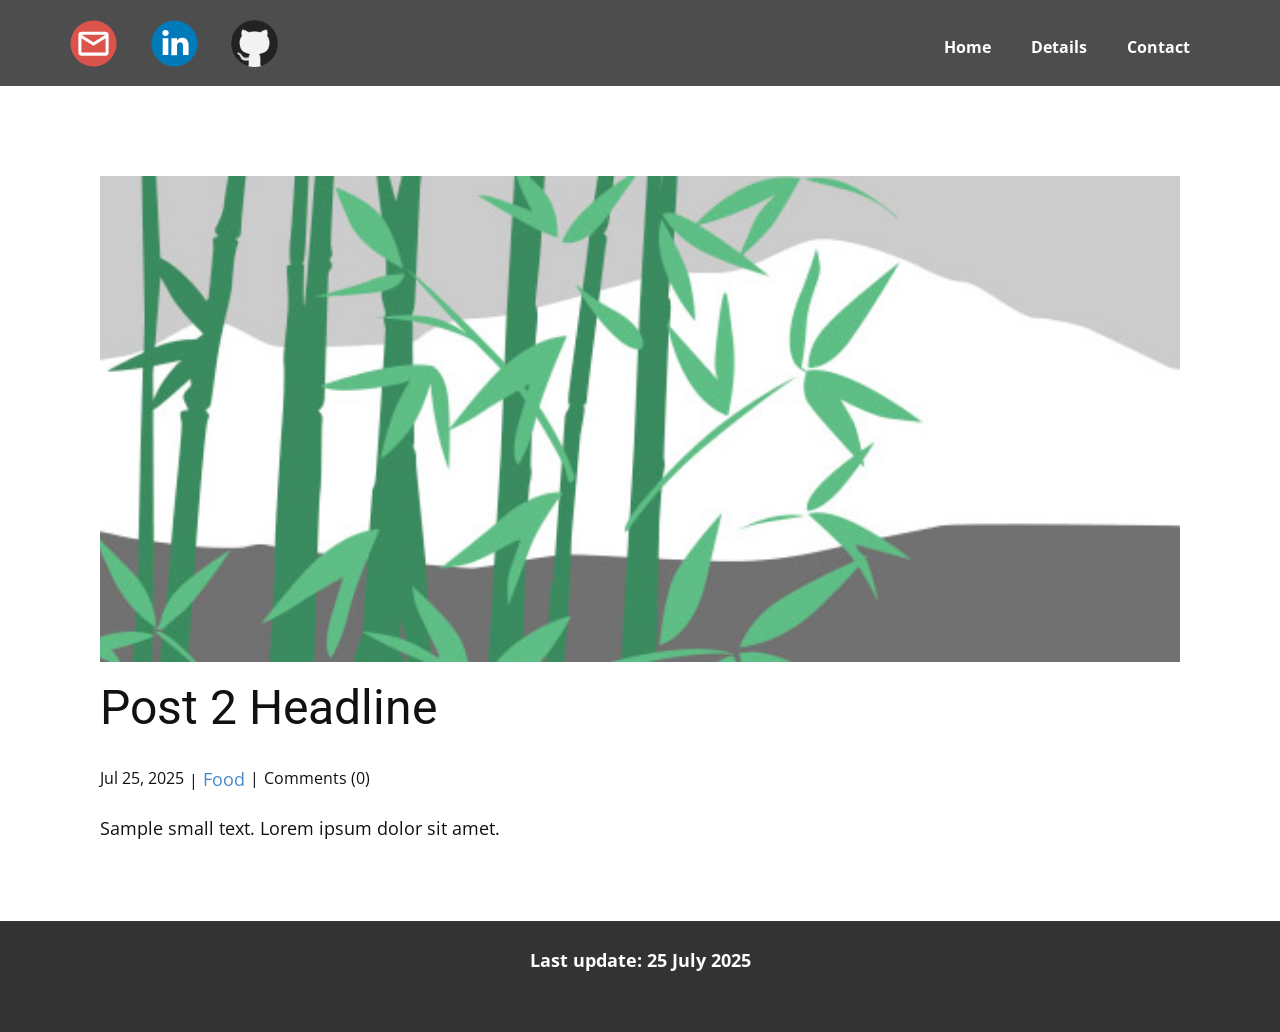
<file: blog/post-1.html>
<!DOCTYPE html>
<html style="font-size: 16px;" lang="en"><head>
    <meta name="viewport" content="width=device-width, initial-scale=1.0">
    <meta charset="utf-8">
    <meta name="keywords" content="Post 1 Headline">
    <meta name="description" content="">
    <title>Post 2 Headline</title>
    <link rel="stylesheet" href="../nicepage.css" media="screen">
<link rel="stylesheet" href="../Post-Template.css" media="screen">
    <script class="u-script" type="text/javascript" src="../jquery.js" defer=""></script>
    <script class="u-script" type="text/javascript" src="../nicepage.js" defer=""></script>
    <meta name="generator" content="Nicepage 7.11.4, nicepage.com">
    
    
    
    <link id="u-theme-google-font" rel="stylesheet" href="https://fonts.googleapis.com/css?family=Roboto:100,100i,200,200i,300,300i,400,400i,500,500i,600,600i,700,700i,800,800i,900,900i|Open+Sans:300,300i,400,400i,500,500i,600,600i,700,700i,800,800i">
    <script type="application/ld+json">{
		"@context": "http://schema.org",
		"@type": "Organization",
		"name": "",
		"sameAs": [
				"mailto:umbertomaffei09@gmail.com",
				"www.linkedin.com/in/umberto-maffei-75b132216",
				"https://github.com/UmbertoMaffei"
		]
}</script>
    <meta name="theme-color" content="#478ac9">
  <meta data-intl-tel-input-cdn-path="intlTelInput/"></head>
  <body data-path-to-root="./" data-include-products="false" class="u-body u-xl-mode" data-lang="en"><header class="u-clearfix u-grey-70 u-header" id="header" data-animation-name="" data-animation-duration="0" data-animation-delay="0" data-animation-direction=""><div class="u-clearfix u-sheet u-sheet-1">
        <div class="u-social-icons u-social-icons-1">
          <a class="u-social-url" target="_blank" data-type="Email" title="Email" href="mailto:umbertomaffei09@gmail.com"><span class="u-icon u-social-email u-social-icon u-icon-1"><svg class="u-svg-link" preserveAspectRatio="xMidYMin slice" viewBox="0 0 112 112" style=""><use xlink:href="#svg-fc38"></use></svg><svg class="u-svg-content" viewBox="0 0 112 112" x="0" y="0" id="svg-fc38"><circle fill="currentColor" cx="56.1" cy="56.1" r="55"></circle><path id="path3864" fill="#FFFFFF" d="M27.2,28h57.6c4,0,7.2,3.2,7.2,7.2l0,0v42.7c0,3.9-3.2,7.2-7.2,7.2l0,0H27.2
	c-4,0-7.2-3.2-7.2-7.2V35.2C20,31.1,23.2,28,27.2,28 M56,52.9l28.8-17.8H27.2L56,52.9 M27.2,77.7h57.6V43.5L56,61.3L27.2,43.5V77.7z
	"></path></svg></span>
          </a>
          <a class="u-social-url" target="_blank" data-type="LinkedIn" title="LinkedIn" href="../www.linkedin.com/in/umberto-maffei-75b132216"><span class="u-icon u-social-icon u-social-linkedin u-icon-2"><svg class="u-svg-link" preserveAspectRatio="xMidYMin slice" viewBox="0 0 112 112" style=""><use xlink:href="#svg-020c"></use></svg><svg class="u-svg-content" viewBox="0 0 112 112" x="0" y="0" id="svg-020c"><circle fill="currentColor" cx="56.1" cy="56.1" r="55"></circle><path fill="#FFFFFF" d="M41.3,83.7H27.9V43.4h13.4V83.7z M34.6,37.9L34.6,37.9c-4.6,0-7.5-3.1-7.5-7c0-4,3-7,7.6-7s7.4,3,7.5,7
      C42.2,34.8,39.2,37.9,34.6,37.9z M89.6,83.7H76.2V62.2c0-5.4-1.9-9.1-6.8-9.1c-3.7,0-5.9,2.5-6.9,4.9c-0.4,0.9-0.4,2.1-0.4,3.3v22.5
      H48.7c0,0,0.2-36.5,0-40.3h13.4v5.7c1.8-2.7,5-6.7,12.1-6.7c8.8,0,15.4,5.8,15.4,18.1V83.7z"></path></svg></span>
          </a>
          <a class="u-social-url" target="_blank" data-type="Custom" title="Custom" href="https://github.com/UmbertoMaffei"><span class="u-file-icon u-icon u-social-custom u-social-icon u-icon-3"><img src="../images/919847.png" alt=""></span>
          </a>
        </div>
        <nav data-position="" class="u-menu u-menu-one-level u-offcanvas u-menu-1" role="navigation">
          <div class="menu-collapse" style="font-size: 1rem; letter-spacing: 0px; font-weight: 700;">
            <a class="u-button-style u-custom-active-border-color u-custom-border u-custom-border-color u-custom-borders u-custom-hover-border-color u-custom-left-right-menu-spacing u-custom-padding-bottom u-custom-text-active-color u-custom-text-color u-custom-text-hover-color u-custom-top-bottom-menu-spacing u-hamburger-link u-nav-link u-hamburger-link-1" href="#" tabindex="-1" aria-label="Open menu" aria-controls="772d">
              <svg class="u-svg-link" viewBox="0 0 24 24"><use xlink:href="#menu-hamburger"></use></svg>
              <svg class="u-svg-content" version="1.1" id="menu-hamburger" viewBox="0 0 16 16" x="0px" y="0px" xmlns:xlink="http://www.w3.org/1999/xlink" xmlns="http://www.w3.org/2000/svg"><g><rect y="1" width="16" height="2"></rect><rect y="7" width="16" height="2"></rect><rect y="13" width="16" height="2"></rect>
</g></svg>
            </a>
          </div>
          <div class="u-custom-menu u-nav-container">
            <ul role="menubar" class="u-nav u-unstyled u-nav-1"><li role="none" class="u-nav-item"><a role="menuitem" class="u-button-style u-nav-link u-text-active-palette-1-base u-text-hover-palette-2-base" href="../" style="padding: 10px 20px;">Home</a>
</li><li role="none" class="u-nav-item"><a role="menuitem" class="u-button-style u-nav-link u-text-active-palette-1-base u-text-hover-palette-2-base" href="../Details.html" style="padding: 10px 20px;">Details</a>
</li><li role="none" class="u-nav-item"><a role="menuitem" class="u-button-style u-nav-link u-text-active-palette-1-base u-text-hover-palette-2-base" href="../Contact.html" style="padding: 10px 20px;">Contact</a>
</li></ul>
          </div>
          <div class="u-custom-menu u-nav-container-collapse" id="772d" role="region" aria-label="Menu panel">
            <div class="u-black u-container-style u-inner-container-layout u-opacity u-opacity-95 u-sidenav">
              <div class="u-inner-container-layout u-sidenav-overflow">
                <div class="u-menu-close" tabindex="-1" aria-label="Close menu"></div>
                <ul class="u-align-center u-nav u-popupmenu-items u-unstyled u-nav-2"><li class="u-nav-item"><a class="u-button-style u-nav-link" href="../">Home</a>
</li><li class="u-nav-item"><a class="u-button-style u-nav-link" href="../Details.html">Details</a>
</li><li class="u-nav-item"><a class="u-button-style u-nav-link" href="../Contact.html">Contact</a>
</li></ul>
              </div>
            </div>
            <div class="u-black u-menu-overlay u-opacity u-opacity-70"></div>
          </div>
        </nav>
      </div></header>
    <section class="u-align-center u-clearfix u-section-1" id="block-1">
      <div class="u-clearfix u-sheet u-valign-middle-md u-valign-middle-sm u-valign-middle-xs u-sheet-1"><!--post_details--><!--post_details_options_json--><!--{"source":""}--><!--/post_details_options_json--><!--blog_post-->
        <div class="u-container-style u-expanded-width u-post-details u-post-details-1">
          <div class="u-container-layout u-valign-middle u-container-layout-1"><!--blog_post_image-->
            <img alt="" class="u-blog-control u-expanded-width u-image u-image-default u-image-1" src="../images/68f64b9d.jpeg"><!--/blog_post_image--><!--blog_post_header-->
            <h2 class="u-blog-control u-text u-text-1">Post 2 Headline</h2><!--/blog_post_header--><!--blog_post_metadata-->
            <div class="u-blog-control u-metadata u-metadata-1"><!--blog_post_metadata_date--><span class="u-meta-date u-meta-icon">Jul 25, 2025</span><!--/blog_post_metadata_date--><!--blog_post_metadata_category--><span class="u-meta-category u-meta-icon"><a href="/blog/blog.html#/blog-1///1">Food</a></span><!--/blog_post_metadata_category--><!--blog_post_metadata_comments--><span class="u-meta-comments u-meta-icon"><!--blog_post_metadata_comments_content-->Comments (0)<!--/blog_post_metadata_comments_content--></span><!--/blog_post_metadata_comments-->
            </div><!--/blog_post_metadata--><!--blog_post_content-->
            <div class="u-align-justify u-blog-control u-post-content u-text u-text-2 fr-view">
  <p>Sample small text. Lorem ipsum dolor sit amet.</p>
  </div><!--/blog_post_content-->
          </div>
        </div><!--/blog_post--><!--/post_details-->
      </div>
    </section>
    
    
    
    <footer class="u-align-center u-clearfix u-container-align-center u-footer u-grey-80 u-footer" id="footer"><div class="u-clearfix u-sheet u-valign-middle u-sheet-1">
        <p class="u-small-text u-text u-text-variant u-text-1">Last update: 25 July 2025 </p>
      </div></footer>
    <section class="u-backlink u-clearfix u-grey-80"></section>
  
</body></html>
</file>
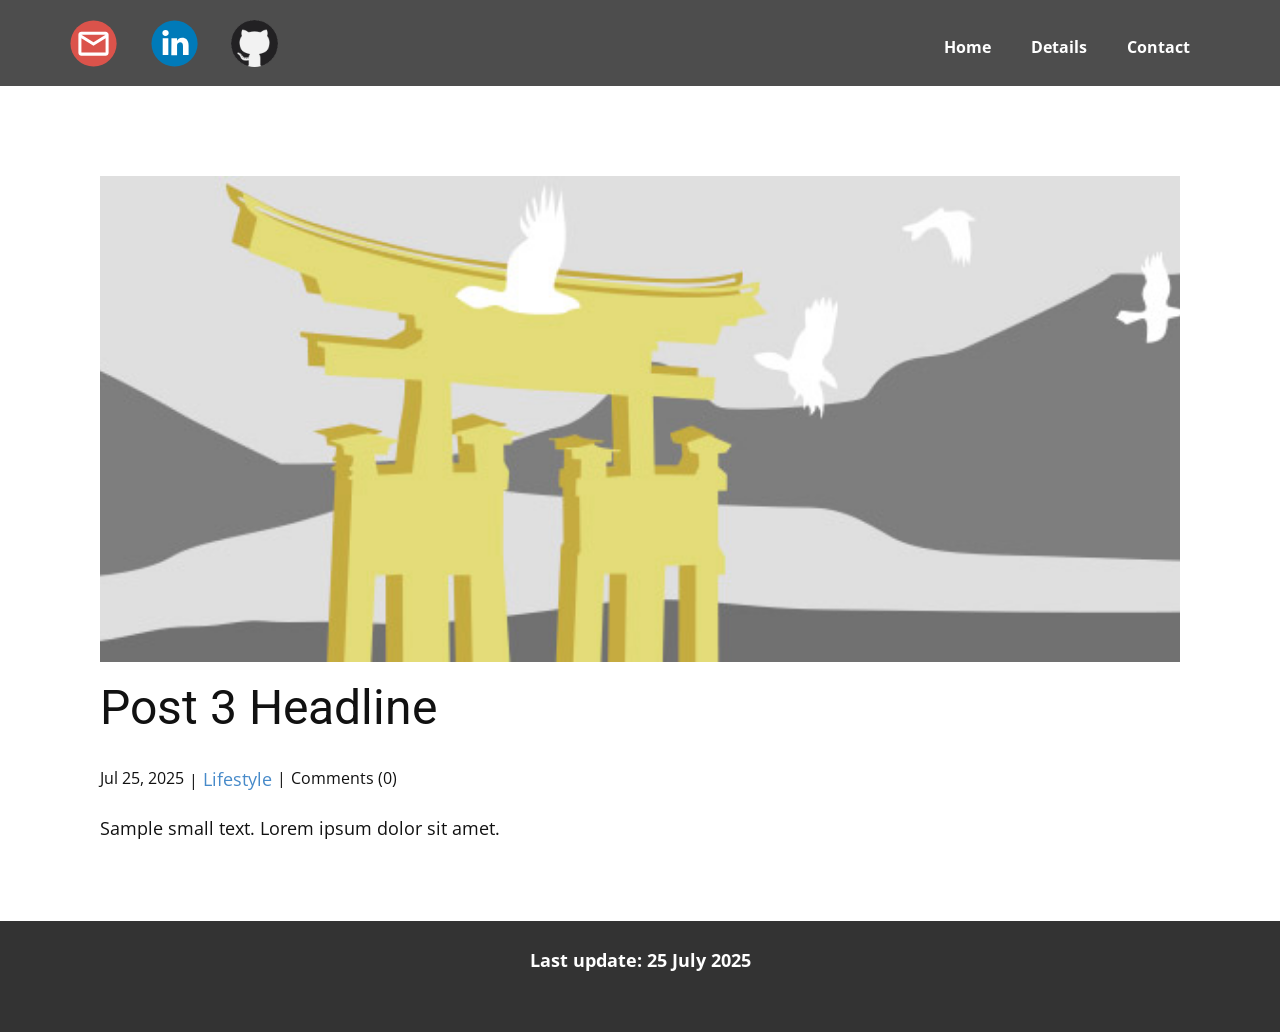
<file: blog/post-2.html>
<!DOCTYPE html>
<html style="font-size: 16px;" lang="en"><head>
    <meta name="viewport" content="width=device-width, initial-scale=1.0">
    <meta charset="utf-8">
    <meta name="keywords" content="Post 1 Headline">
    <meta name="description" content="">
    <title>Post 3 Headline</title>
    <link rel="stylesheet" href="../nicepage.css" media="screen">
<link rel="stylesheet" href="../Post-Template.css" media="screen">
    <script class="u-script" type="text/javascript" src="../jquery.js" defer=""></script>
    <script class="u-script" type="text/javascript" src="../nicepage.js" defer=""></script>
    <meta name="generator" content="Nicepage 7.11.4, nicepage.com">
    
    
    
    <link id="u-theme-google-font" rel="stylesheet" href="https://fonts.googleapis.com/css?family=Roboto:100,100i,200,200i,300,300i,400,400i,500,500i,600,600i,700,700i,800,800i,900,900i|Open+Sans:300,300i,400,400i,500,500i,600,600i,700,700i,800,800i">
    <script type="application/ld+json">{
		"@context": "http://schema.org",
		"@type": "Organization",
		"name": "",
		"sameAs": [
				"mailto:umbertomaffei09@gmail.com",
				"www.linkedin.com/in/umberto-maffei-75b132216",
				"https://github.com/UmbertoMaffei"
		]
}</script>
    <meta name="theme-color" content="#478ac9">
  <meta data-intl-tel-input-cdn-path="intlTelInput/"></head>
  <body data-path-to-root="./" data-include-products="false" class="u-body u-xl-mode" data-lang="en"><header class="u-clearfix u-grey-70 u-header" id="header" data-animation-name="" data-animation-duration="0" data-animation-delay="0" data-animation-direction=""><div class="u-clearfix u-sheet u-sheet-1">
        <div class="u-social-icons u-social-icons-1">
          <a class="u-social-url" target="_blank" data-type="Email" title="Email" href="mailto:umbertomaffei09@gmail.com"><span class="u-icon u-social-email u-social-icon u-icon-1"><svg class="u-svg-link" preserveAspectRatio="xMidYMin slice" viewBox="0 0 112 112" style=""><use xlink:href="#svg-fc38"></use></svg><svg class="u-svg-content" viewBox="0 0 112 112" x="0" y="0" id="svg-fc38"><circle fill="currentColor" cx="56.1" cy="56.1" r="55"></circle><path id="path3864" fill="#FFFFFF" d="M27.2,28h57.6c4,0,7.2,3.2,7.2,7.2l0,0v42.7c0,3.9-3.2,7.2-7.2,7.2l0,0H27.2
	c-4,0-7.2-3.2-7.2-7.2V35.2C20,31.1,23.2,28,27.2,28 M56,52.9l28.8-17.8H27.2L56,52.9 M27.2,77.7h57.6V43.5L56,61.3L27.2,43.5V77.7z
	"></path></svg></span>
          </a>
          <a class="u-social-url" target="_blank" data-type="LinkedIn" title="LinkedIn" href="../www.linkedin.com/in/umberto-maffei-75b132216"><span class="u-icon u-social-icon u-social-linkedin u-icon-2"><svg class="u-svg-link" preserveAspectRatio="xMidYMin slice" viewBox="0 0 112 112" style=""><use xlink:href="#svg-020c"></use></svg><svg class="u-svg-content" viewBox="0 0 112 112" x="0" y="0" id="svg-020c"><circle fill="currentColor" cx="56.1" cy="56.1" r="55"></circle><path fill="#FFFFFF" d="M41.3,83.7H27.9V43.4h13.4V83.7z M34.6,37.9L34.6,37.9c-4.6,0-7.5-3.1-7.5-7c0-4,3-7,7.6-7s7.4,3,7.5,7
      C42.2,34.8,39.2,37.9,34.6,37.9z M89.6,83.7H76.2V62.2c0-5.4-1.9-9.1-6.8-9.1c-3.7,0-5.9,2.5-6.9,4.9c-0.4,0.9-0.4,2.1-0.4,3.3v22.5
      H48.7c0,0,0.2-36.5,0-40.3h13.4v5.7c1.8-2.7,5-6.7,12.1-6.7c8.8,0,15.4,5.8,15.4,18.1V83.7z"></path></svg></span>
          </a>
          <a class="u-social-url" target="_blank" data-type="Custom" title="Custom" href="https://github.com/UmbertoMaffei"><span class="u-file-icon u-icon u-social-custom u-social-icon u-icon-3"><img src="../images/919847.png" alt=""></span>
          </a>
        </div>
        <nav data-position="" class="u-menu u-menu-one-level u-offcanvas u-menu-1" role="navigation">
          <div class="menu-collapse" style="font-size: 1rem; letter-spacing: 0px; font-weight: 700;">
            <a class="u-button-style u-custom-active-border-color u-custom-border u-custom-border-color u-custom-borders u-custom-hover-border-color u-custom-left-right-menu-spacing u-custom-padding-bottom u-custom-text-active-color u-custom-text-color u-custom-text-hover-color u-custom-top-bottom-menu-spacing u-hamburger-link u-nav-link u-hamburger-link-1" href="#" tabindex="-1" aria-label="Open menu" aria-controls="772d">
              <svg class="u-svg-link" viewBox="0 0 24 24"><use xlink:href="#menu-hamburger"></use></svg>
              <svg class="u-svg-content" version="1.1" id="menu-hamburger" viewBox="0 0 16 16" x="0px" y="0px" xmlns:xlink="http://www.w3.org/1999/xlink" xmlns="http://www.w3.org/2000/svg"><g><rect y="1" width="16" height="2"></rect><rect y="7" width="16" height="2"></rect><rect y="13" width="16" height="2"></rect>
</g></svg>
            </a>
          </div>
          <div class="u-custom-menu u-nav-container">
            <ul role="menubar" class="u-nav u-unstyled u-nav-1"><li role="none" class="u-nav-item"><a role="menuitem" class="u-button-style u-nav-link u-text-active-palette-1-base u-text-hover-palette-2-base" href="../" style="padding: 10px 20px;">Home</a>
</li><li role="none" class="u-nav-item"><a role="menuitem" class="u-button-style u-nav-link u-text-active-palette-1-base u-text-hover-palette-2-base" href="../Details.html" style="padding: 10px 20px;">Details</a>
</li><li role="none" class="u-nav-item"><a role="menuitem" class="u-button-style u-nav-link u-text-active-palette-1-base u-text-hover-palette-2-base" href="../Contact.html" style="padding: 10px 20px;">Contact</a>
</li></ul>
          </div>
          <div class="u-custom-menu u-nav-container-collapse" id="772d" role="region" aria-label="Menu panel">
            <div class="u-black u-container-style u-inner-container-layout u-opacity u-opacity-95 u-sidenav">
              <div class="u-inner-container-layout u-sidenav-overflow">
                <div class="u-menu-close" tabindex="-1" aria-label="Close menu"></div>
                <ul class="u-align-center u-nav u-popupmenu-items u-unstyled u-nav-2"><li class="u-nav-item"><a class="u-button-style u-nav-link" href="../">Home</a>
</li><li class="u-nav-item"><a class="u-button-style u-nav-link" href="../Details.html">Details</a>
</li><li class="u-nav-item"><a class="u-button-style u-nav-link" href="../Contact.html">Contact</a>
</li></ul>
              </div>
            </div>
            <div class="u-black u-menu-overlay u-opacity u-opacity-70"></div>
          </div>
        </nav>
      </div></header>
    <section class="u-align-center u-clearfix u-section-1" id="block-1">
      <div class="u-clearfix u-sheet u-valign-middle-md u-valign-middle-sm u-valign-middle-xs u-sheet-1"><!--post_details--><!--post_details_options_json--><!--{"source":""}--><!--/post_details_options_json--><!--blog_post-->
        <div class="u-container-style u-expanded-width u-post-details u-post-details-1">
          <div class="u-container-layout u-valign-middle u-container-layout-1"><!--blog_post_image-->
            <img alt="" class="u-blog-control u-expanded-width u-image u-image-default u-image-1" src="../images/8ad73f3c.jpeg"><!--/blog_post_image--><!--blog_post_header-->
            <h2 class="u-blog-control u-text u-text-1">Post 3 Headline</h2><!--/blog_post_header--><!--blog_post_metadata-->
            <div class="u-blog-control u-metadata u-metadata-1"><!--blog_post_metadata_date--><span class="u-meta-date u-meta-icon">Jul 25, 2025</span><!--/blog_post_metadata_date--><!--blog_post_metadata_category--><span class="u-meta-category u-meta-icon"><a href="/blog/blog.html#/blog-1///3">Lifestyle</a></span><!--/blog_post_metadata_category--><!--blog_post_metadata_comments--><span class="u-meta-comments u-meta-icon"><!--blog_post_metadata_comments_content-->Comments (0)<!--/blog_post_metadata_comments_content--></span><!--/blog_post_metadata_comments-->
            </div><!--/blog_post_metadata--><!--blog_post_content-->
            <div class="u-align-justify u-blog-control u-post-content u-text u-text-2 fr-view">
  <p>Sample small text. Lorem ipsum dolor sit amet.</p>
  </div><!--/blog_post_content-->
          </div>
        </div><!--/blog_post--><!--/post_details-->
      </div>
    </section>
    
    
    
    <footer class="u-align-center u-clearfix u-container-align-center u-footer u-grey-80 u-footer" id="footer"><div class="u-clearfix u-sheet u-valign-middle u-sheet-1">
        <p class="u-small-text u-text u-text-variant u-text-1">Last update: 25 July 2025 </p>
      </div></footer>
    <section class="u-backlink u-clearfix u-grey-80"></section>
  
</body></html>
</file>
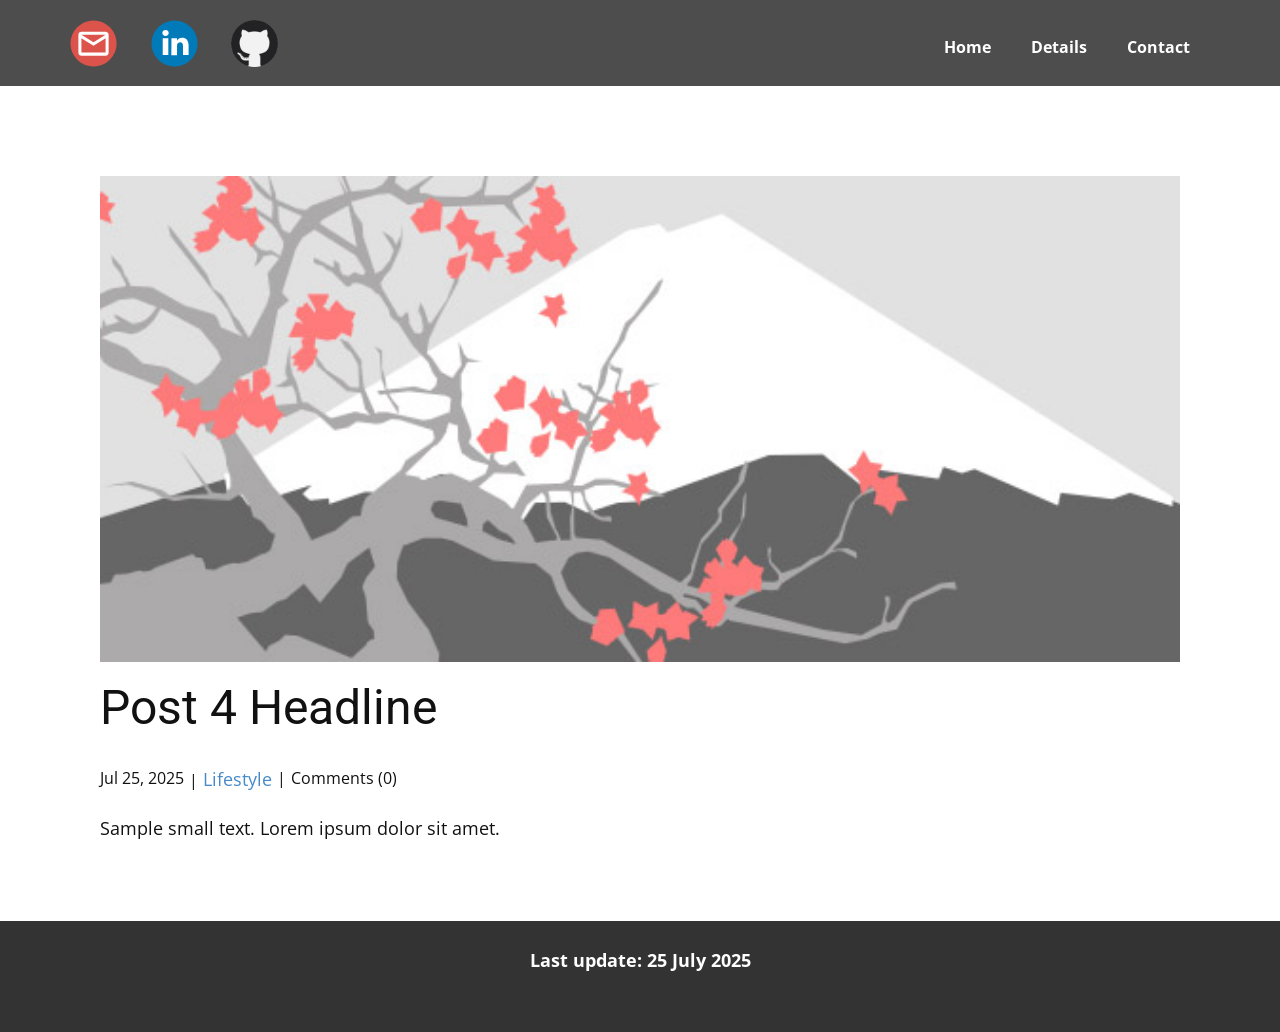
<file: blog/post-3.html>
<!DOCTYPE html>
<html style="font-size: 16px;" lang="en"><head>
    <meta name="viewport" content="width=device-width, initial-scale=1.0">
    <meta charset="utf-8">
    <meta name="keywords" content="Post 1 Headline">
    <meta name="description" content="">
    <title>Post 4 Headline</title>
    <link rel="stylesheet" href="../nicepage.css" media="screen">
<link rel="stylesheet" href="../Post-Template.css" media="screen">
    <script class="u-script" type="text/javascript" src="../jquery.js" defer=""></script>
    <script class="u-script" type="text/javascript" src="../nicepage.js" defer=""></script>
    <meta name="generator" content="Nicepage 7.11.4, nicepage.com">
    
    
    
    <link id="u-theme-google-font" rel="stylesheet" href="https://fonts.googleapis.com/css?family=Roboto:100,100i,200,200i,300,300i,400,400i,500,500i,600,600i,700,700i,800,800i,900,900i|Open+Sans:300,300i,400,400i,500,500i,600,600i,700,700i,800,800i">
    <script type="application/ld+json">{
		"@context": "http://schema.org",
		"@type": "Organization",
		"name": "",
		"sameAs": [
				"mailto:umbertomaffei09@gmail.com",
				"www.linkedin.com/in/umberto-maffei-75b132216",
				"https://github.com/UmbertoMaffei"
		]
}</script>
    <meta name="theme-color" content="#478ac9">
  <meta data-intl-tel-input-cdn-path="intlTelInput/"></head>
  <body data-path-to-root="./" data-include-products="false" class="u-body u-xl-mode" data-lang="en"><header class="u-clearfix u-grey-70 u-header" id="header" data-animation-name="" data-animation-duration="0" data-animation-delay="0" data-animation-direction=""><div class="u-clearfix u-sheet u-sheet-1">
        <div class="u-social-icons u-social-icons-1">
          <a class="u-social-url" target="_blank" data-type="Email" title="Email" href="mailto:umbertomaffei09@gmail.com"><span class="u-icon u-social-email u-social-icon u-icon-1"><svg class="u-svg-link" preserveAspectRatio="xMidYMin slice" viewBox="0 0 112 112" style=""><use xlink:href="#svg-fc38"></use></svg><svg class="u-svg-content" viewBox="0 0 112 112" x="0" y="0" id="svg-fc38"><circle fill="currentColor" cx="56.1" cy="56.1" r="55"></circle><path id="path3864" fill="#FFFFFF" d="M27.2,28h57.6c4,0,7.2,3.2,7.2,7.2l0,0v42.7c0,3.9-3.2,7.2-7.2,7.2l0,0H27.2
	c-4,0-7.2-3.2-7.2-7.2V35.2C20,31.1,23.2,28,27.2,28 M56,52.9l28.8-17.8H27.2L56,52.9 M27.2,77.7h57.6V43.5L56,61.3L27.2,43.5V77.7z
	"></path></svg></span>
          </a>
          <a class="u-social-url" target="_blank" data-type="LinkedIn" title="LinkedIn" href="../www.linkedin.com/in/umberto-maffei-75b132216"><span class="u-icon u-social-icon u-social-linkedin u-icon-2"><svg class="u-svg-link" preserveAspectRatio="xMidYMin slice" viewBox="0 0 112 112" style=""><use xlink:href="#svg-020c"></use></svg><svg class="u-svg-content" viewBox="0 0 112 112" x="0" y="0" id="svg-020c"><circle fill="currentColor" cx="56.1" cy="56.1" r="55"></circle><path fill="#FFFFFF" d="M41.3,83.7H27.9V43.4h13.4V83.7z M34.6,37.9L34.6,37.9c-4.6,0-7.5-3.1-7.5-7c0-4,3-7,7.6-7s7.4,3,7.5,7
      C42.2,34.8,39.2,37.9,34.6,37.9z M89.6,83.7H76.2V62.2c0-5.4-1.9-9.1-6.8-9.1c-3.7,0-5.9,2.5-6.9,4.9c-0.4,0.9-0.4,2.1-0.4,3.3v22.5
      H48.7c0,0,0.2-36.5,0-40.3h13.4v5.7c1.8-2.7,5-6.7,12.1-6.7c8.8,0,15.4,5.8,15.4,18.1V83.7z"></path></svg></span>
          </a>
          <a class="u-social-url" target="_blank" data-type="Custom" title="Custom" href="https://github.com/UmbertoMaffei"><span class="u-file-icon u-icon u-social-custom u-social-icon u-icon-3"><img src="../images/919847.png" alt=""></span>
          </a>
        </div>
        <nav data-position="" class="u-menu u-menu-one-level u-offcanvas u-menu-1" role="navigation">
          <div class="menu-collapse" style="font-size: 1rem; letter-spacing: 0px; font-weight: 700;">
            <a class="u-button-style u-custom-active-border-color u-custom-border u-custom-border-color u-custom-borders u-custom-hover-border-color u-custom-left-right-menu-spacing u-custom-padding-bottom u-custom-text-active-color u-custom-text-color u-custom-text-hover-color u-custom-top-bottom-menu-spacing u-hamburger-link u-nav-link u-hamburger-link-1" href="#" tabindex="-1" aria-label="Open menu" aria-controls="772d">
              <svg class="u-svg-link" viewBox="0 0 24 24"><use xlink:href="#menu-hamburger"></use></svg>
              <svg class="u-svg-content" version="1.1" id="menu-hamburger" viewBox="0 0 16 16" x="0px" y="0px" xmlns:xlink="http://www.w3.org/1999/xlink" xmlns="http://www.w3.org/2000/svg"><g><rect y="1" width="16" height="2"></rect><rect y="7" width="16" height="2"></rect><rect y="13" width="16" height="2"></rect>
</g></svg>
            </a>
          </div>
          <div class="u-custom-menu u-nav-container">
            <ul role="menubar" class="u-nav u-unstyled u-nav-1"><li role="none" class="u-nav-item"><a role="menuitem" class="u-button-style u-nav-link u-text-active-palette-1-base u-text-hover-palette-2-base" href="../" style="padding: 10px 20px;">Home</a>
</li><li role="none" class="u-nav-item"><a role="menuitem" class="u-button-style u-nav-link u-text-active-palette-1-base u-text-hover-palette-2-base" href="../Details.html" style="padding: 10px 20px;">Details</a>
</li><li role="none" class="u-nav-item"><a role="menuitem" class="u-button-style u-nav-link u-text-active-palette-1-base u-text-hover-palette-2-base" href="../Contact.html" style="padding: 10px 20px;">Contact</a>
</li></ul>
          </div>
          <div class="u-custom-menu u-nav-container-collapse" id="772d" role="region" aria-label="Menu panel">
            <div class="u-black u-container-style u-inner-container-layout u-opacity u-opacity-95 u-sidenav">
              <div class="u-inner-container-layout u-sidenav-overflow">
                <div class="u-menu-close" tabindex="-1" aria-label="Close menu"></div>
                <ul class="u-align-center u-nav u-popupmenu-items u-unstyled u-nav-2"><li class="u-nav-item"><a class="u-button-style u-nav-link" href="../">Home</a>
</li><li class="u-nav-item"><a class="u-button-style u-nav-link" href="../Details.html">Details</a>
</li><li class="u-nav-item"><a class="u-button-style u-nav-link" href="../Contact.html">Contact</a>
</li></ul>
              </div>
            </div>
            <div class="u-black u-menu-overlay u-opacity u-opacity-70"></div>
          </div>
        </nav>
      </div></header>
    <section class="u-align-center u-clearfix u-section-1" id="block-1">
      <div class="u-clearfix u-sheet u-valign-middle-md u-valign-middle-sm u-valign-middle-xs u-sheet-1"><!--post_details--><!--post_details_options_json--><!--{"source":""}--><!--/post_details_options_json--><!--blog_post-->
        <div class="u-container-style u-expanded-width u-post-details u-post-details-1">
          <div class="u-container-layout u-valign-middle u-container-layout-1"><!--blog_post_image-->
            <img alt="" class="u-blog-control u-expanded-width u-image u-image-default u-image-1" src="../images/0fd3416c.jpeg"><!--/blog_post_image--><!--blog_post_header-->
            <h2 class="u-blog-control u-text u-text-1">Post 4 Headline</h2><!--/blog_post_header--><!--blog_post_metadata-->
            <div class="u-blog-control u-metadata u-metadata-1"><!--blog_post_metadata_date--><span class="u-meta-date u-meta-icon">Jul 25, 2025</span><!--/blog_post_metadata_date--><!--blog_post_metadata_category--><span class="u-meta-category u-meta-icon"><a href="/blog/blog.html#/blog-1///3">Lifestyle</a></span><!--/blog_post_metadata_category--><!--blog_post_metadata_comments--><span class="u-meta-comments u-meta-icon"><!--blog_post_metadata_comments_content-->Comments (0)<!--/blog_post_metadata_comments_content--></span><!--/blog_post_metadata_comments-->
            </div><!--/blog_post_metadata--><!--blog_post_content-->
            <div class="u-align-justify u-blog-control u-post-content u-text u-text-2 fr-view">
  <p>Sample small text. Lorem ipsum dolor sit amet.</p>
  </div><!--/blog_post_content-->
          </div>
        </div><!--/blog_post--><!--/post_details-->
      </div>
    </section>
    
    
    
    <footer class="u-align-center u-clearfix u-container-align-center u-footer u-grey-80 u-footer" id="footer"><div class="u-clearfix u-sheet u-valign-middle u-sheet-1">
        <p class="u-small-text u-text u-text-variant u-text-1">Last update: 25 July 2025 </p>
      </div></footer>
    <section class="u-backlink u-clearfix u-grey-80"></section>
  
</body></html>
</file>
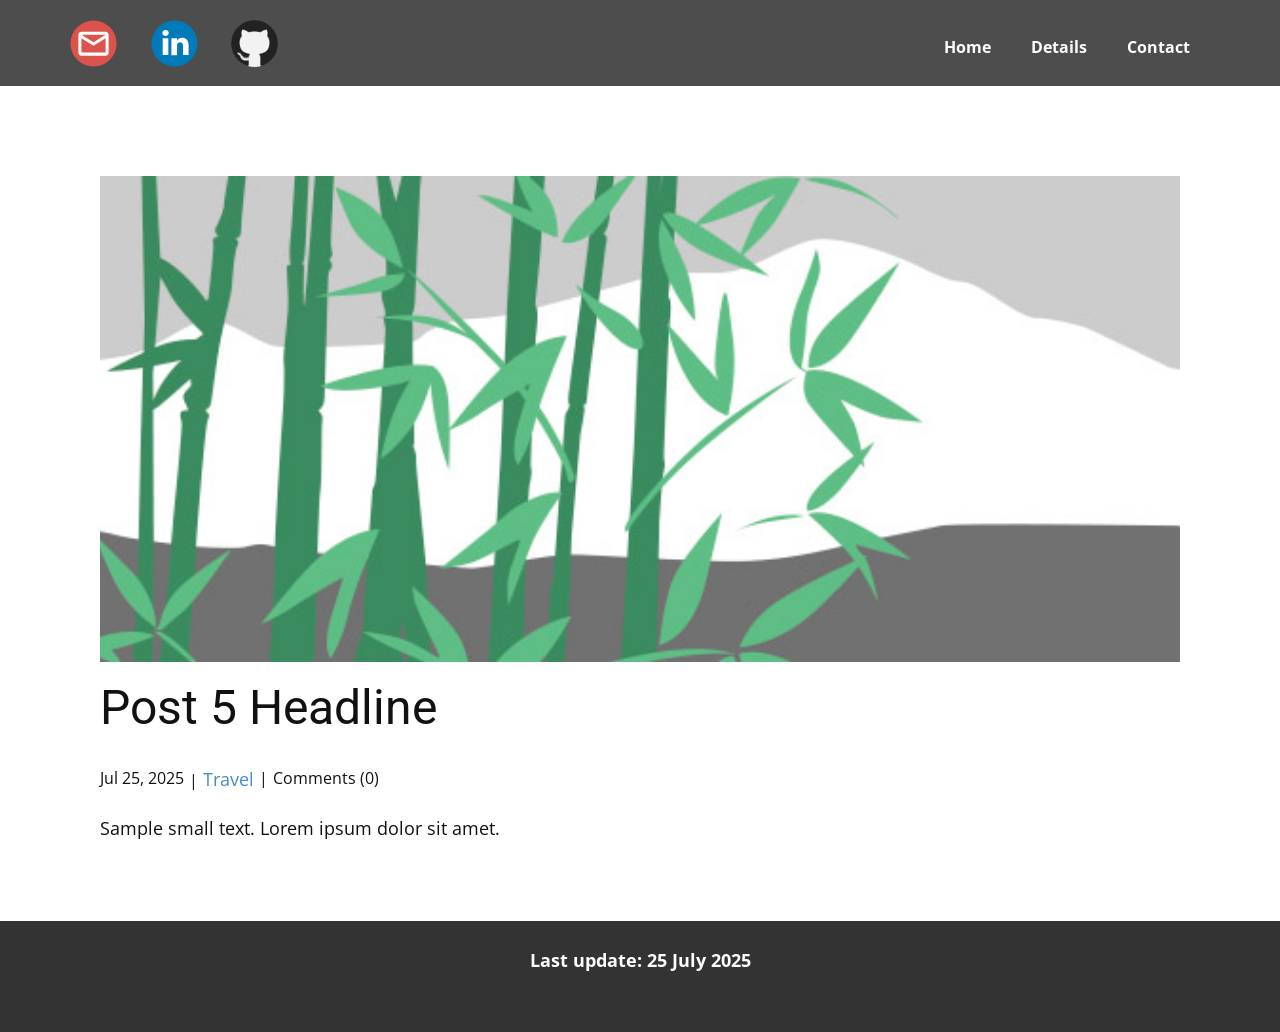
<file: blog/post-4.html>
<!DOCTYPE html>
<html style="font-size: 16px;" lang="en"><head>
    <meta name="viewport" content="width=device-width, initial-scale=1.0">
    <meta charset="utf-8">
    <meta name="keywords" content="Post 1 Headline">
    <meta name="description" content="">
    <title>Post 5 Headline</title>
    <link rel="stylesheet" href="../nicepage.css" media="screen">
<link rel="stylesheet" href="../Post-Template.css" media="screen">
    <script class="u-script" type="text/javascript" src="../jquery.js" defer=""></script>
    <script class="u-script" type="text/javascript" src="../nicepage.js" defer=""></script>
    <meta name="generator" content="Nicepage 7.11.4, nicepage.com">
    
    
    
    <link id="u-theme-google-font" rel="stylesheet" href="https://fonts.googleapis.com/css?family=Roboto:100,100i,200,200i,300,300i,400,400i,500,500i,600,600i,700,700i,800,800i,900,900i|Open+Sans:300,300i,400,400i,500,500i,600,600i,700,700i,800,800i">
    <script type="application/ld+json">{
		"@context": "http://schema.org",
		"@type": "Organization",
		"name": "",
		"sameAs": [
				"mailto:umbertomaffei09@gmail.com",
				"www.linkedin.com/in/umberto-maffei-75b132216",
				"https://github.com/UmbertoMaffei"
		]
}</script>
    <meta name="theme-color" content="#478ac9">
  <meta data-intl-tel-input-cdn-path="intlTelInput/"></head>
  <body data-path-to-root="./" data-include-products="false" class="u-body u-xl-mode" data-lang="en"><header class="u-clearfix u-grey-70 u-header" id="header" data-animation-name="" data-animation-duration="0" data-animation-delay="0" data-animation-direction=""><div class="u-clearfix u-sheet u-sheet-1">
        <div class="u-social-icons u-social-icons-1">
          <a class="u-social-url" target="_blank" data-type="Email" title="Email" href="mailto:umbertomaffei09@gmail.com"><span class="u-icon u-social-email u-social-icon u-icon-1"><svg class="u-svg-link" preserveAspectRatio="xMidYMin slice" viewBox="0 0 112 112" style=""><use xlink:href="#svg-fc38"></use></svg><svg class="u-svg-content" viewBox="0 0 112 112" x="0" y="0" id="svg-fc38"><circle fill="currentColor" cx="56.1" cy="56.1" r="55"></circle><path id="path3864" fill="#FFFFFF" d="M27.2,28h57.6c4,0,7.2,3.2,7.2,7.2l0,0v42.7c0,3.9-3.2,7.2-7.2,7.2l0,0H27.2
	c-4,0-7.2-3.2-7.2-7.2V35.2C20,31.1,23.2,28,27.2,28 M56,52.9l28.8-17.8H27.2L56,52.9 M27.2,77.7h57.6V43.5L56,61.3L27.2,43.5V77.7z
	"></path></svg></span>
          </a>
          <a class="u-social-url" target="_blank" data-type="LinkedIn" title="LinkedIn" href="../www.linkedin.com/in/umberto-maffei-75b132216"><span class="u-icon u-social-icon u-social-linkedin u-icon-2"><svg class="u-svg-link" preserveAspectRatio="xMidYMin slice" viewBox="0 0 112 112" style=""><use xlink:href="#svg-020c"></use></svg><svg class="u-svg-content" viewBox="0 0 112 112" x="0" y="0" id="svg-020c"><circle fill="currentColor" cx="56.1" cy="56.1" r="55"></circle><path fill="#FFFFFF" d="M41.3,83.7H27.9V43.4h13.4V83.7z M34.6,37.9L34.6,37.9c-4.6,0-7.5-3.1-7.5-7c0-4,3-7,7.6-7s7.4,3,7.5,7
      C42.2,34.8,39.2,37.9,34.6,37.9z M89.6,83.7H76.2V62.2c0-5.4-1.9-9.1-6.8-9.1c-3.7,0-5.9,2.5-6.9,4.9c-0.4,0.9-0.4,2.1-0.4,3.3v22.5
      H48.7c0,0,0.2-36.5,0-40.3h13.4v5.7c1.8-2.7,5-6.7,12.1-6.7c8.8,0,15.4,5.8,15.4,18.1V83.7z"></path></svg></span>
          </a>
          <a class="u-social-url" target="_blank" data-type="Custom" title="Custom" href="https://github.com/UmbertoMaffei"><span class="u-file-icon u-icon u-social-custom u-social-icon u-icon-3"><img src="../images/919847.png" alt=""></span>
          </a>
        </div>
        <nav data-position="" class="u-menu u-menu-one-level u-offcanvas u-menu-1" role="navigation">
          <div class="menu-collapse" style="font-size: 1rem; letter-spacing: 0px; font-weight: 700;">
            <a class="u-button-style u-custom-active-border-color u-custom-border u-custom-border-color u-custom-borders u-custom-hover-border-color u-custom-left-right-menu-spacing u-custom-padding-bottom u-custom-text-active-color u-custom-text-color u-custom-text-hover-color u-custom-top-bottom-menu-spacing u-hamburger-link u-nav-link u-hamburger-link-1" href="#" tabindex="-1" aria-label="Open menu" aria-controls="772d">
              <svg class="u-svg-link" viewBox="0 0 24 24"><use xlink:href="#menu-hamburger"></use></svg>
              <svg class="u-svg-content" version="1.1" id="menu-hamburger" viewBox="0 0 16 16" x="0px" y="0px" xmlns:xlink="http://www.w3.org/1999/xlink" xmlns="http://www.w3.org/2000/svg"><g><rect y="1" width="16" height="2"></rect><rect y="7" width="16" height="2"></rect><rect y="13" width="16" height="2"></rect>
</g></svg>
            </a>
          </div>
          <div class="u-custom-menu u-nav-container">
            <ul role="menubar" class="u-nav u-unstyled u-nav-1"><li role="none" class="u-nav-item"><a role="menuitem" class="u-button-style u-nav-link u-text-active-palette-1-base u-text-hover-palette-2-base" href="../" style="padding: 10px 20px;">Home</a>
</li><li role="none" class="u-nav-item"><a role="menuitem" class="u-button-style u-nav-link u-text-active-palette-1-base u-text-hover-palette-2-base" href="../Details.html" style="padding: 10px 20px;">Details</a>
</li><li role="none" class="u-nav-item"><a role="menuitem" class="u-button-style u-nav-link u-text-active-palette-1-base u-text-hover-palette-2-base" href="../Contact.html" style="padding: 10px 20px;">Contact</a>
</li></ul>
          </div>
          <div class="u-custom-menu u-nav-container-collapse" id="772d" role="region" aria-label="Menu panel">
            <div class="u-black u-container-style u-inner-container-layout u-opacity u-opacity-95 u-sidenav">
              <div class="u-inner-container-layout u-sidenav-overflow">
                <div class="u-menu-close" tabindex="-1" aria-label="Close menu"></div>
                <ul class="u-align-center u-nav u-popupmenu-items u-unstyled u-nav-2"><li class="u-nav-item"><a class="u-button-style u-nav-link" href="../">Home</a>
</li><li class="u-nav-item"><a class="u-button-style u-nav-link" href="../Details.html">Details</a>
</li><li class="u-nav-item"><a class="u-button-style u-nav-link" href="../Contact.html">Contact</a>
</li></ul>
              </div>
            </div>
            <div class="u-black u-menu-overlay u-opacity u-opacity-70"></div>
          </div>
        </nav>
      </div></header>
    <section class="u-align-center u-clearfix u-section-1" id="block-1">
      <div class="u-clearfix u-sheet u-valign-middle-md u-valign-middle-sm u-valign-middle-xs u-sheet-1"><!--post_details--><!--post_details_options_json--><!--{"source":""}--><!--/post_details_options_json--><!--blog_post-->
        <div class="u-container-style u-expanded-width u-post-details u-post-details-1">
          <div class="u-container-layout u-valign-middle u-container-layout-1"><!--blog_post_image-->
            <img alt="" class="u-blog-control u-expanded-width u-image u-image-default u-image-1" src="../images/68f64b9d.jpeg"><!--/blog_post_image--><!--blog_post_header-->
            <h2 class="u-blog-control u-text u-text-1">Post 5 Headline</h2><!--/blog_post_header--><!--blog_post_metadata-->
            <div class="u-blog-control u-metadata u-metadata-1"><!--blog_post_metadata_date--><span class="u-meta-date u-meta-icon">Jul 25, 2025</span><!--/blog_post_metadata_date--><!--blog_post_metadata_category--><span class="u-meta-category u-meta-icon"><a href="/blog/blog.html#/blog-1///2">Travel</a></span><!--/blog_post_metadata_category--><!--blog_post_metadata_comments--><span class="u-meta-comments u-meta-icon"><!--blog_post_metadata_comments_content-->Comments (0)<!--/blog_post_metadata_comments_content--></span><!--/blog_post_metadata_comments-->
            </div><!--/blog_post_metadata--><!--blog_post_content-->
            <div class="u-align-justify u-blog-control u-post-content u-text u-text-2 fr-view">
  <p>Sample small text. Lorem ipsum dolor sit amet.</p>
  </div><!--/blog_post_content-->
          </div>
        </div><!--/blog_post--><!--/post_details-->
      </div>
    </section>
    
    
    
    <footer class="u-align-center u-clearfix u-container-align-center u-footer u-grey-80 u-footer" id="footer"><div class="u-clearfix u-sheet u-valign-middle u-sheet-1">
        <p class="u-small-text u-text u-text-variant u-text-1">Last update: 25 July 2025 </p>
      </div></footer>
    <section class="u-backlink u-clearfix u-grey-80"></section>
  
</body></html>
</file>
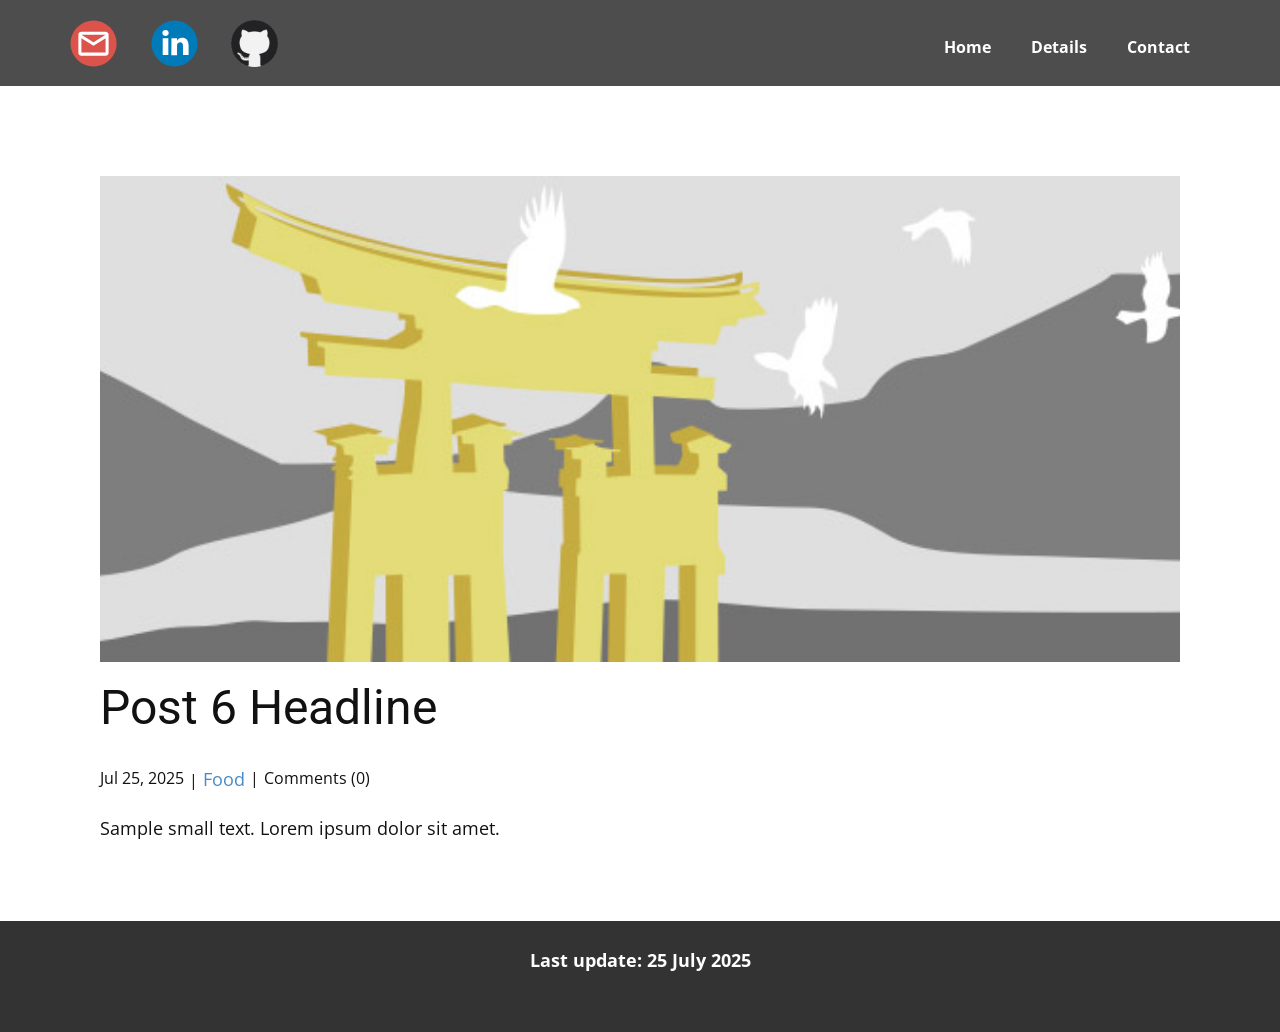
<file: blog/post-5.html>
<!DOCTYPE html>
<html style="font-size: 16px;" lang="en"><head>
    <meta name="viewport" content="width=device-width, initial-scale=1.0">
    <meta charset="utf-8">
    <meta name="keywords" content="Post 1 Headline">
    <meta name="description" content="">
    <title>Post 6 Headline</title>
    <link rel="stylesheet" href="../nicepage.css" media="screen">
<link rel="stylesheet" href="../Post-Template.css" media="screen">
    <script class="u-script" type="text/javascript" src="../jquery.js" defer=""></script>
    <script class="u-script" type="text/javascript" src="../nicepage.js" defer=""></script>
    <meta name="generator" content="Nicepage 7.11.4, nicepage.com">
    
    
    
    <link id="u-theme-google-font" rel="stylesheet" href="https://fonts.googleapis.com/css?family=Roboto:100,100i,200,200i,300,300i,400,400i,500,500i,600,600i,700,700i,800,800i,900,900i|Open+Sans:300,300i,400,400i,500,500i,600,600i,700,700i,800,800i">
    <script type="application/ld+json">{
		"@context": "http://schema.org",
		"@type": "Organization",
		"name": "",
		"sameAs": [
				"mailto:umbertomaffei09@gmail.com",
				"www.linkedin.com/in/umberto-maffei-75b132216",
				"https://github.com/UmbertoMaffei"
		]
}</script>
    <meta name="theme-color" content="#478ac9">
  <meta data-intl-tel-input-cdn-path="intlTelInput/"></head>
  <body data-path-to-root="./" data-include-products="false" class="u-body u-xl-mode" data-lang="en"><header class="u-clearfix u-grey-70 u-header" id="header" data-animation-name="" data-animation-duration="0" data-animation-delay="0" data-animation-direction=""><div class="u-clearfix u-sheet u-sheet-1">
        <div class="u-social-icons u-social-icons-1">
          <a class="u-social-url" target="_blank" data-type="Email" title="Email" href="mailto:umbertomaffei09@gmail.com"><span class="u-icon u-social-email u-social-icon u-icon-1"><svg class="u-svg-link" preserveAspectRatio="xMidYMin slice" viewBox="0 0 112 112" style=""><use xlink:href="#svg-fc38"></use></svg><svg class="u-svg-content" viewBox="0 0 112 112" x="0" y="0" id="svg-fc38"><circle fill="currentColor" cx="56.1" cy="56.1" r="55"></circle><path id="path3864" fill="#FFFFFF" d="M27.2,28h57.6c4,0,7.2,3.2,7.2,7.2l0,0v42.7c0,3.9-3.2,7.2-7.2,7.2l0,0H27.2
	c-4,0-7.2-3.2-7.2-7.2V35.2C20,31.1,23.2,28,27.2,28 M56,52.9l28.8-17.8H27.2L56,52.9 M27.2,77.7h57.6V43.5L56,61.3L27.2,43.5V77.7z
	"></path></svg></span>
          </a>
          <a class="u-social-url" target="_blank" data-type="LinkedIn" title="LinkedIn" href="../www.linkedin.com/in/umberto-maffei-75b132216"><span class="u-icon u-social-icon u-social-linkedin u-icon-2"><svg class="u-svg-link" preserveAspectRatio="xMidYMin slice" viewBox="0 0 112 112" style=""><use xlink:href="#svg-020c"></use></svg><svg class="u-svg-content" viewBox="0 0 112 112" x="0" y="0" id="svg-020c"><circle fill="currentColor" cx="56.1" cy="56.1" r="55"></circle><path fill="#FFFFFF" d="M41.3,83.7H27.9V43.4h13.4V83.7z M34.6,37.9L34.6,37.9c-4.6,0-7.5-3.1-7.5-7c0-4,3-7,7.6-7s7.4,3,7.5,7
      C42.2,34.8,39.2,37.9,34.6,37.9z M89.6,83.7H76.2V62.2c0-5.4-1.9-9.1-6.8-9.1c-3.7,0-5.9,2.5-6.9,4.9c-0.4,0.9-0.4,2.1-0.4,3.3v22.5
      H48.7c0,0,0.2-36.5,0-40.3h13.4v5.7c1.8-2.7,5-6.7,12.1-6.7c8.8,0,15.4,5.8,15.4,18.1V83.7z"></path></svg></span>
          </a>
          <a class="u-social-url" target="_blank" data-type="Custom" title="Custom" href="https://github.com/UmbertoMaffei"><span class="u-file-icon u-icon u-social-custom u-social-icon u-icon-3"><img src="../images/919847.png" alt=""></span>
          </a>
        </div>
        <nav data-position="" class="u-menu u-menu-one-level u-offcanvas u-menu-1" role="navigation">
          <div class="menu-collapse" style="font-size: 1rem; letter-spacing: 0px; font-weight: 700;">
            <a class="u-button-style u-custom-active-border-color u-custom-border u-custom-border-color u-custom-borders u-custom-hover-border-color u-custom-left-right-menu-spacing u-custom-padding-bottom u-custom-text-active-color u-custom-text-color u-custom-text-hover-color u-custom-top-bottom-menu-spacing u-hamburger-link u-nav-link u-hamburger-link-1" href="#" tabindex="-1" aria-label="Open menu" aria-controls="772d">
              <svg class="u-svg-link" viewBox="0 0 24 24"><use xlink:href="#menu-hamburger"></use></svg>
              <svg class="u-svg-content" version="1.1" id="menu-hamburger" viewBox="0 0 16 16" x="0px" y="0px" xmlns:xlink="http://www.w3.org/1999/xlink" xmlns="http://www.w3.org/2000/svg"><g><rect y="1" width="16" height="2"></rect><rect y="7" width="16" height="2"></rect><rect y="13" width="16" height="2"></rect>
</g></svg>
            </a>
          </div>
          <div class="u-custom-menu u-nav-container">
            <ul role="menubar" class="u-nav u-unstyled u-nav-1"><li role="none" class="u-nav-item"><a role="menuitem" class="u-button-style u-nav-link u-text-active-palette-1-base u-text-hover-palette-2-base" href="../" style="padding: 10px 20px;">Home</a>
</li><li role="none" class="u-nav-item"><a role="menuitem" class="u-button-style u-nav-link u-text-active-palette-1-base u-text-hover-palette-2-base" href="../Details.html" style="padding: 10px 20px;">Details</a>
</li><li role="none" class="u-nav-item"><a role="menuitem" class="u-button-style u-nav-link u-text-active-palette-1-base u-text-hover-palette-2-base" href="../Contact.html" style="padding: 10px 20px;">Contact</a>
</li></ul>
          </div>
          <div class="u-custom-menu u-nav-container-collapse" id="772d" role="region" aria-label="Menu panel">
            <div class="u-black u-container-style u-inner-container-layout u-opacity u-opacity-95 u-sidenav">
              <div class="u-inner-container-layout u-sidenav-overflow">
                <div class="u-menu-close" tabindex="-1" aria-label="Close menu"></div>
                <ul class="u-align-center u-nav u-popupmenu-items u-unstyled u-nav-2"><li class="u-nav-item"><a class="u-button-style u-nav-link" href="../">Home</a>
</li><li class="u-nav-item"><a class="u-button-style u-nav-link" href="../Details.html">Details</a>
</li><li class="u-nav-item"><a class="u-button-style u-nav-link" href="../Contact.html">Contact</a>
</li></ul>
              </div>
            </div>
            <div class="u-black u-menu-overlay u-opacity u-opacity-70"></div>
          </div>
        </nav>
      </div></header>
    <section class="u-align-center u-clearfix u-section-1" id="block-1">
      <div class="u-clearfix u-sheet u-valign-middle-md u-valign-middle-sm u-valign-middle-xs u-sheet-1"><!--post_details--><!--post_details_options_json--><!--{"source":""}--><!--/post_details_options_json--><!--blog_post-->
        <div class="u-container-style u-expanded-width u-post-details u-post-details-1">
          <div class="u-container-layout u-valign-middle u-container-layout-1"><!--blog_post_image-->
            <img alt="" class="u-blog-control u-expanded-width u-image u-image-default u-image-1" src="../images/8ad73f3c.jpeg"><!--/blog_post_image--><!--blog_post_header-->
            <h2 class="u-blog-control u-text u-text-1">Post 6 Headline</h2><!--/blog_post_header--><!--blog_post_metadata-->
            <div class="u-blog-control u-metadata u-metadata-1"><!--blog_post_metadata_date--><span class="u-meta-date u-meta-icon">Jul 25, 2025</span><!--/blog_post_metadata_date--><!--blog_post_metadata_category--><span class="u-meta-category u-meta-icon"><a href="/blog/blog.html#/blog-1///1">Food</a></span><!--/blog_post_metadata_category--><!--blog_post_metadata_comments--><span class="u-meta-comments u-meta-icon"><!--blog_post_metadata_comments_content-->Comments (0)<!--/blog_post_metadata_comments_content--></span><!--/blog_post_metadata_comments-->
            </div><!--/blog_post_metadata--><!--blog_post_content-->
            <div class="u-align-justify u-blog-control u-post-content u-text u-text-2 fr-view">
  <p>Sample small text. Lorem ipsum dolor sit amet.</p>
  </div><!--/blog_post_content-->
          </div>
        </div><!--/blog_post--><!--/post_details-->
      </div>
    </section>
    
    
    
    <footer class="u-align-center u-clearfix u-container-align-center u-footer u-grey-80 u-footer" id="footer"><div class="u-clearfix u-sheet u-valign-middle u-sheet-1">
        <p class="u-small-text u-text u-text-variant u-text-1">Last update: 25 July 2025 </p>
      </div></footer>
    <section class="u-backlink u-clearfix u-grey-80"></section>
  
</body></html>
</file>
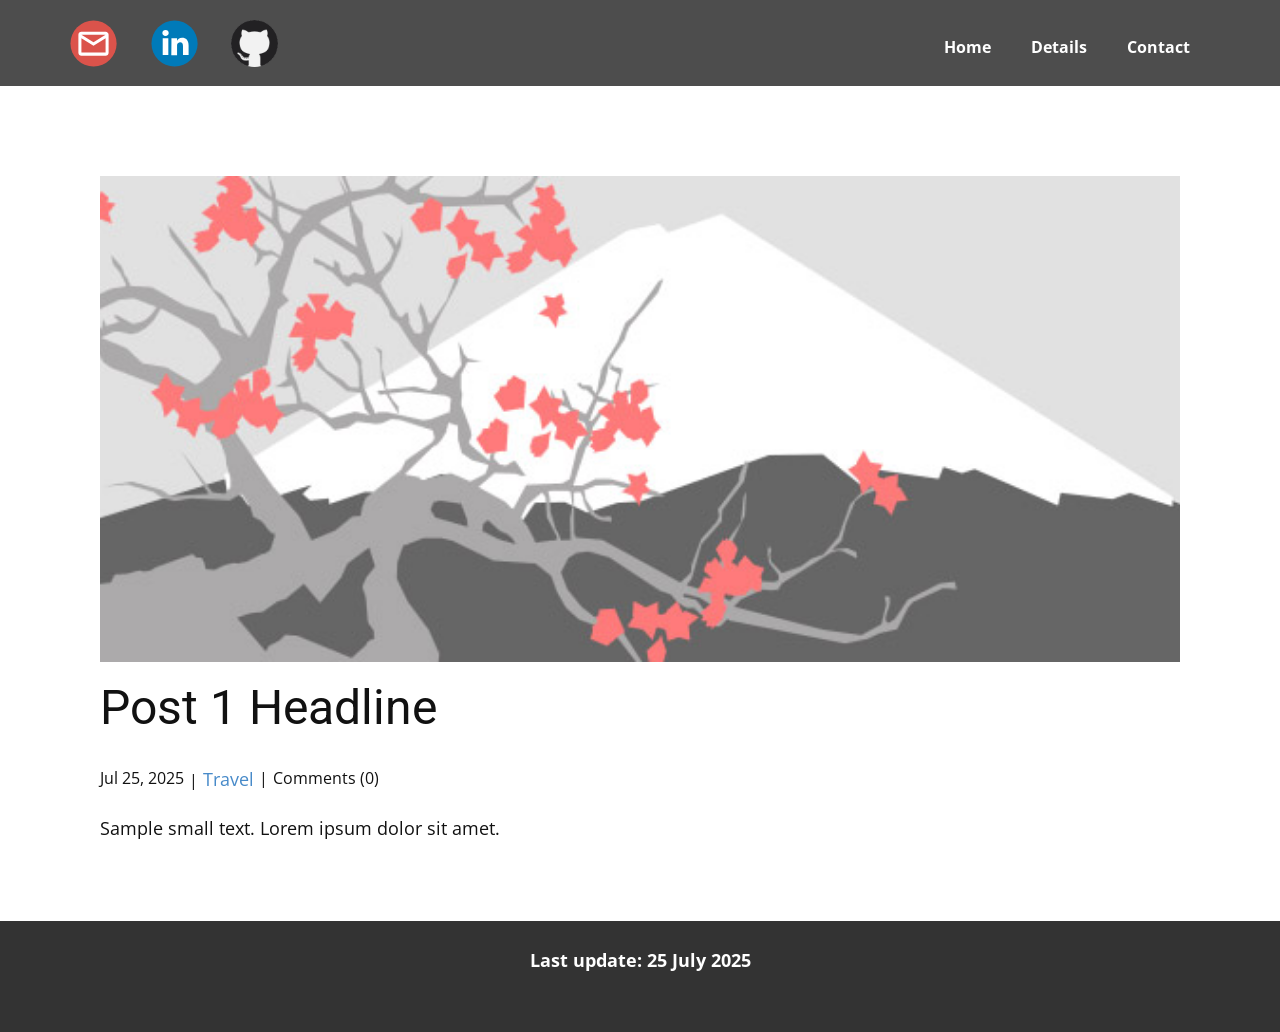
<file: blog/post.html>
<!DOCTYPE html>
<html style="font-size: 16px;" lang="en"><head>
    <meta name="viewport" content="width=device-width, initial-scale=1.0">
    <meta charset="utf-8">
    <meta name="keywords" content="Post 1 Headline">
    <meta name="description" content="">
    <title>Post 1 Headline</title>
    <link rel="stylesheet" href="../nicepage.css" media="screen">
<link rel="stylesheet" href="../Post-Template.css" media="screen">
    <script class="u-script" type="text/javascript" src="../jquery.js" defer=""></script>
    <script class="u-script" type="text/javascript" src="../nicepage.js" defer=""></script>
    <meta name="generator" content="Nicepage 7.11.4, nicepage.com">
    
    
    
    <link id="u-theme-google-font" rel="stylesheet" href="https://fonts.googleapis.com/css?family=Roboto:100,100i,200,200i,300,300i,400,400i,500,500i,600,600i,700,700i,800,800i,900,900i|Open+Sans:300,300i,400,400i,500,500i,600,600i,700,700i,800,800i">
    <script type="application/ld+json">{
		"@context": "http://schema.org",
		"@type": "Organization",
		"name": "",
		"sameAs": [
				"mailto:umbertomaffei09@gmail.com",
				"www.linkedin.com/in/umberto-maffei-75b132216",
				"https://github.com/UmbertoMaffei"
		]
}</script>
    <meta name="theme-color" content="#478ac9">
  <meta data-intl-tel-input-cdn-path="intlTelInput/"></head>
  <body data-path-to-root="./" data-include-products="false" class="u-body u-xl-mode" data-lang="en"><header class="u-clearfix u-grey-70 u-header" id="header" data-animation-name="" data-animation-duration="0" data-animation-delay="0" data-animation-direction=""><div class="u-clearfix u-sheet u-sheet-1">
        <div class="u-social-icons u-social-icons-1">
          <a class="u-social-url" target="_blank" data-type="Email" title="Email" href="mailto:umbertomaffei09@gmail.com"><span class="u-icon u-social-email u-social-icon u-icon-1"><svg class="u-svg-link" preserveAspectRatio="xMidYMin slice" viewBox="0 0 112 112" style=""><use xlink:href="#svg-fc38"></use></svg><svg class="u-svg-content" viewBox="0 0 112 112" x="0" y="0" id="svg-fc38"><circle fill="currentColor" cx="56.1" cy="56.1" r="55"></circle><path id="path3864" fill="#FFFFFF" d="M27.2,28h57.6c4,0,7.2,3.2,7.2,7.2l0,0v42.7c0,3.9-3.2,7.2-7.2,7.2l0,0H27.2
	c-4,0-7.2-3.2-7.2-7.2V35.2C20,31.1,23.2,28,27.2,28 M56,52.9l28.8-17.8H27.2L56,52.9 M27.2,77.7h57.6V43.5L56,61.3L27.2,43.5V77.7z
	"></path></svg></span>
          </a>
          <a class="u-social-url" target="_blank" data-type="LinkedIn" title="LinkedIn" href="../www.linkedin.com/in/umberto-maffei-75b132216"><span class="u-icon u-social-icon u-social-linkedin u-icon-2"><svg class="u-svg-link" preserveAspectRatio="xMidYMin slice" viewBox="0 0 112 112" style=""><use xlink:href="#svg-020c"></use></svg><svg class="u-svg-content" viewBox="0 0 112 112" x="0" y="0" id="svg-020c"><circle fill="currentColor" cx="56.1" cy="56.1" r="55"></circle><path fill="#FFFFFF" d="M41.3,83.7H27.9V43.4h13.4V83.7z M34.6,37.9L34.6,37.9c-4.6,0-7.5-3.1-7.5-7c0-4,3-7,7.6-7s7.4,3,7.5,7
      C42.2,34.8,39.2,37.9,34.6,37.9z M89.6,83.7H76.2V62.2c0-5.4-1.9-9.1-6.8-9.1c-3.7,0-5.9,2.5-6.9,4.9c-0.4,0.9-0.4,2.1-0.4,3.3v22.5
      H48.7c0,0,0.2-36.5,0-40.3h13.4v5.7c1.8-2.7,5-6.7,12.1-6.7c8.8,0,15.4,5.8,15.4,18.1V83.7z"></path></svg></span>
          </a>
          <a class="u-social-url" target="_blank" data-type="Custom" title="Custom" href="https://github.com/UmbertoMaffei"><span class="u-file-icon u-icon u-social-custom u-social-icon u-icon-3"><img src="../images/919847.png" alt=""></span>
          </a>
        </div>
        <nav data-position="" class="u-menu u-menu-one-level u-offcanvas u-menu-1" role="navigation">
          <div class="menu-collapse" style="font-size: 1rem; letter-spacing: 0px; font-weight: 700;">
            <a class="u-button-style u-custom-active-border-color u-custom-border u-custom-border-color u-custom-borders u-custom-hover-border-color u-custom-left-right-menu-spacing u-custom-padding-bottom u-custom-text-active-color u-custom-text-color u-custom-text-hover-color u-custom-top-bottom-menu-spacing u-hamburger-link u-nav-link u-hamburger-link-1" href="#" tabindex="-1" aria-label="Open menu" aria-controls="772d">
              <svg class="u-svg-link" viewBox="0 0 24 24"><use xlink:href="#menu-hamburger"></use></svg>
              <svg class="u-svg-content" version="1.1" id="menu-hamburger" viewBox="0 0 16 16" x="0px" y="0px" xmlns:xlink="http://www.w3.org/1999/xlink" xmlns="http://www.w3.org/2000/svg"><g><rect y="1" width="16" height="2"></rect><rect y="7" width="16" height="2"></rect><rect y="13" width="16" height="2"></rect>
</g></svg>
            </a>
          </div>
          <div class="u-custom-menu u-nav-container">
            <ul role="menubar" class="u-nav u-unstyled u-nav-1"><li role="none" class="u-nav-item"><a role="menuitem" class="u-button-style u-nav-link u-text-active-palette-1-base u-text-hover-palette-2-base" href="../" style="padding: 10px 20px;">Home</a>
</li><li role="none" class="u-nav-item"><a role="menuitem" class="u-button-style u-nav-link u-text-active-palette-1-base u-text-hover-palette-2-base" href="../Details.html" style="padding: 10px 20px;">Details</a>
</li><li role="none" class="u-nav-item"><a role="menuitem" class="u-button-style u-nav-link u-text-active-palette-1-base u-text-hover-palette-2-base" href="../Contact.html" style="padding: 10px 20px;">Contact</a>
</li></ul>
          </div>
          <div class="u-custom-menu u-nav-container-collapse" id="772d" role="region" aria-label="Menu panel">
            <div class="u-black u-container-style u-inner-container-layout u-opacity u-opacity-95 u-sidenav">
              <div class="u-inner-container-layout u-sidenav-overflow">
                <div class="u-menu-close" tabindex="-1" aria-label="Close menu"></div>
                <ul class="u-align-center u-nav u-popupmenu-items u-unstyled u-nav-2"><li class="u-nav-item"><a class="u-button-style u-nav-link" href="../">Home</a>
</li><li class="u-nav-item"><a class="u-button-style u-nav-link" href="../Details.html">Details</a>
</li><li class="u-nav-item"><a class="u-button-style u-nav-link" href="../Contact.html">Contact</a>
</li></ul>
              </div>
            </div>
            <div class="u-black u-menu-overlay u-opacity u-opacity-70"></div>
          </div>
        </nav>
      </div></header>
    <section class="u-align-center u-clearfix u-section-1" id="block-1">
      <div class="u-clearfix u-sheet u-valign-middle-md u-valign-middle-sm u-valign-middle-xs u-sheet-1"><!--post_details--><!--post_details_options_json--><!--{"source":""}--><!--/post_details_options_json--><!--blog_post-->
        <div class="u-container-style u-expanded-width u-post-details u-post-details-1">
          <div class="u-container-layout u-valign-middle u-container-layout-1"><!--blog_post_image-->
            <img alt="" class="u-blog-control u-expanded-width u-image u-image-default u-image-1" src="../images/0fd3416c.jpeg"><!--/blog_post_image--><!--blog_post_header-->
            <h2 class="u-blog-control u-text u-text-1">Post 1 Headline</h2><!--/blog_post_header--><!--blog_post_metadata-->
            <div class="u-blog-control u-metadata u-metadata-1"><!--blog_post_metadata_date--><span class="u-meta-date u-meta-icon">Jul 25, 2025</span><!--/blog_post_metadata_date--><!--blog_post_metadata_category--><span class="u-meta-category u-meta-icon"><a href="/blog/blog.html#/blog-1///2">Travel</a></span><!--/blog_post_metadata_category--><!--blog_post_metadata_comments--><span class="u-meta-comments u-meta-icon"><!--blog_post_metadata_comments_content-->Comments (0)<!--/blog_post_metadata_comments_content--></span><!--/blog_post_metadata_comments-->
            </div><!--/blog_post_metadata--><!--blog_post_content-->
            <div class="u-align-justify u-blog-control u-post-content u-text u-text-2 fr-view">
  <p>Sample small text. Lorem ipsum dolor sit amet.</p>
  </div><!--/blog_post_content-->
          </div>
        </div><!--/blog_post--><!--/post_details-->
      </div>
    </section>
    
    
    
    <footer class="u-align-center u-clearfix u-container-align-center u-footer u-grey-80 u-footer" id="footer"><div class="u-clearfix u-sheet u-valign-middle u-sheet-1">
        <p class="u-small-text u-text u-text-variant u-text-1">Last update: 25 July 2025 </p>
      </div></footer>
    <section class="u-backlink u-clearfix u-grey-80"></section>
  
</body></html>
</file>
